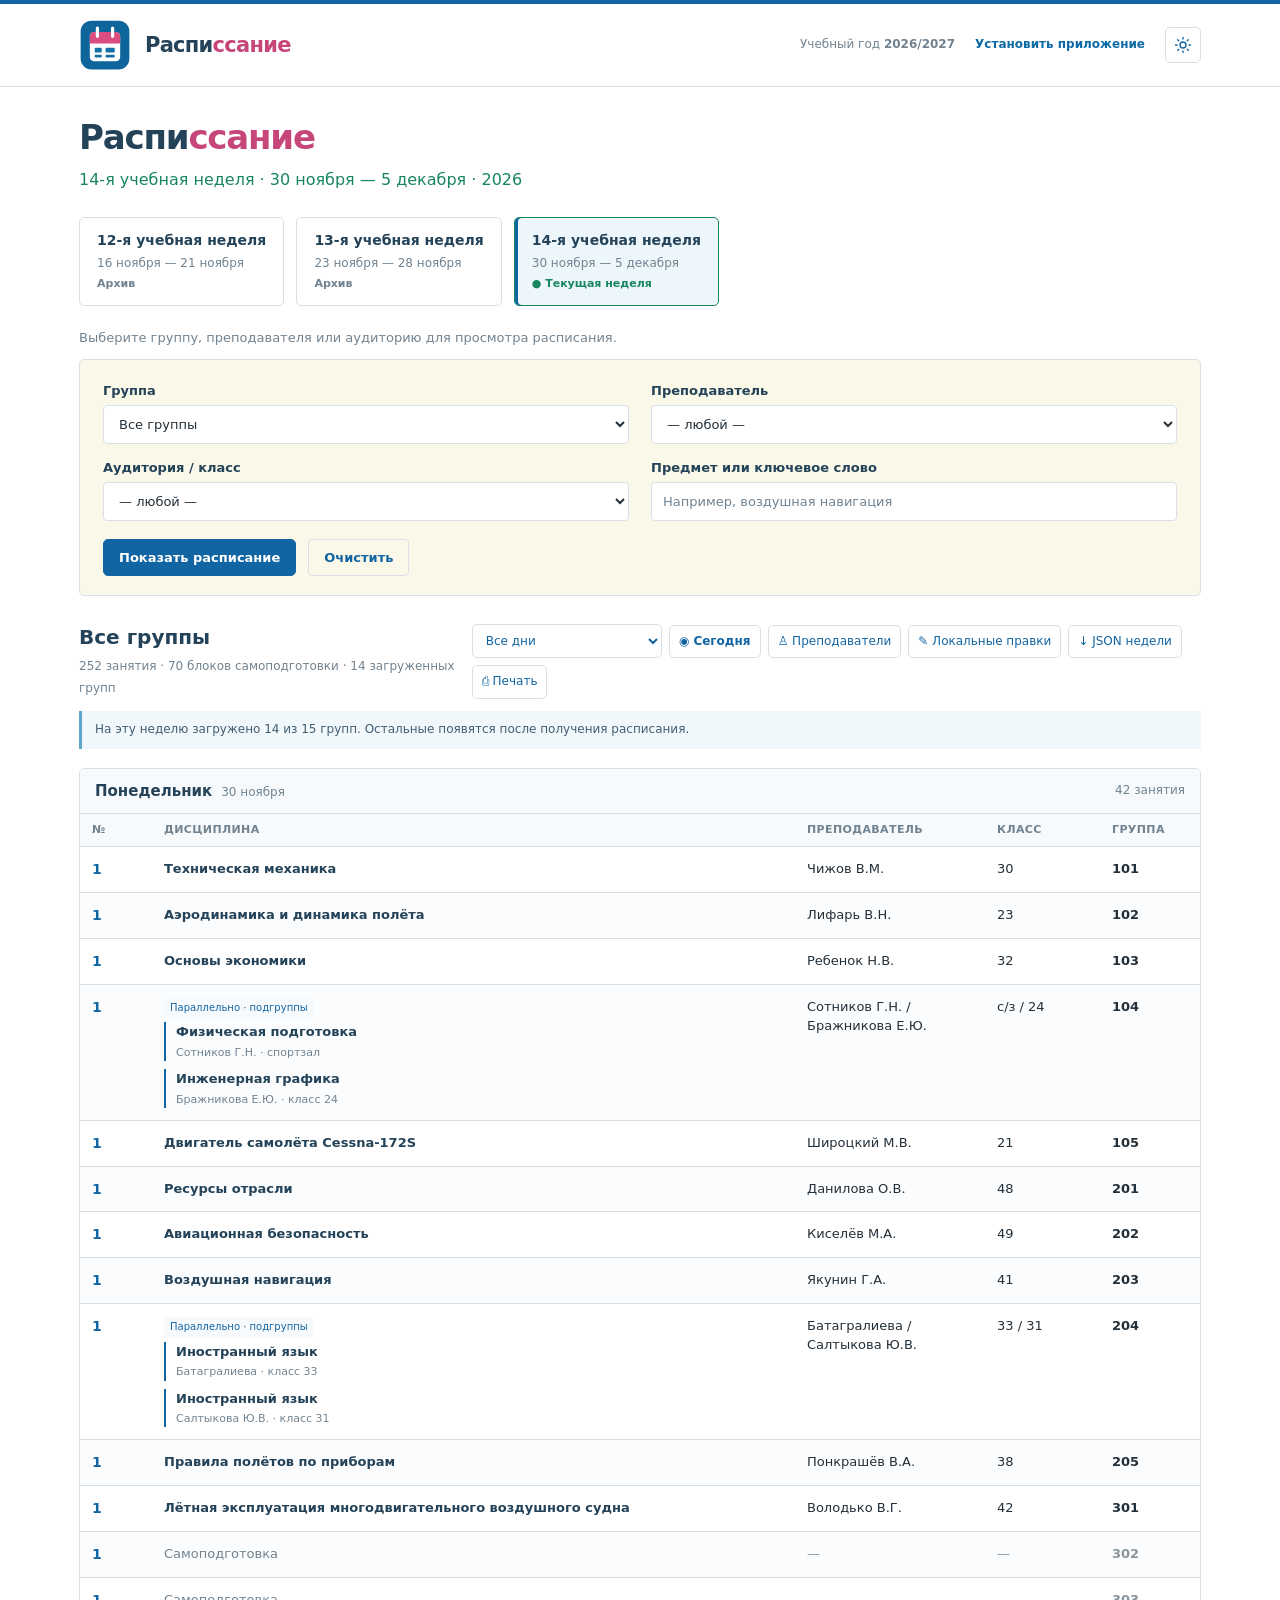
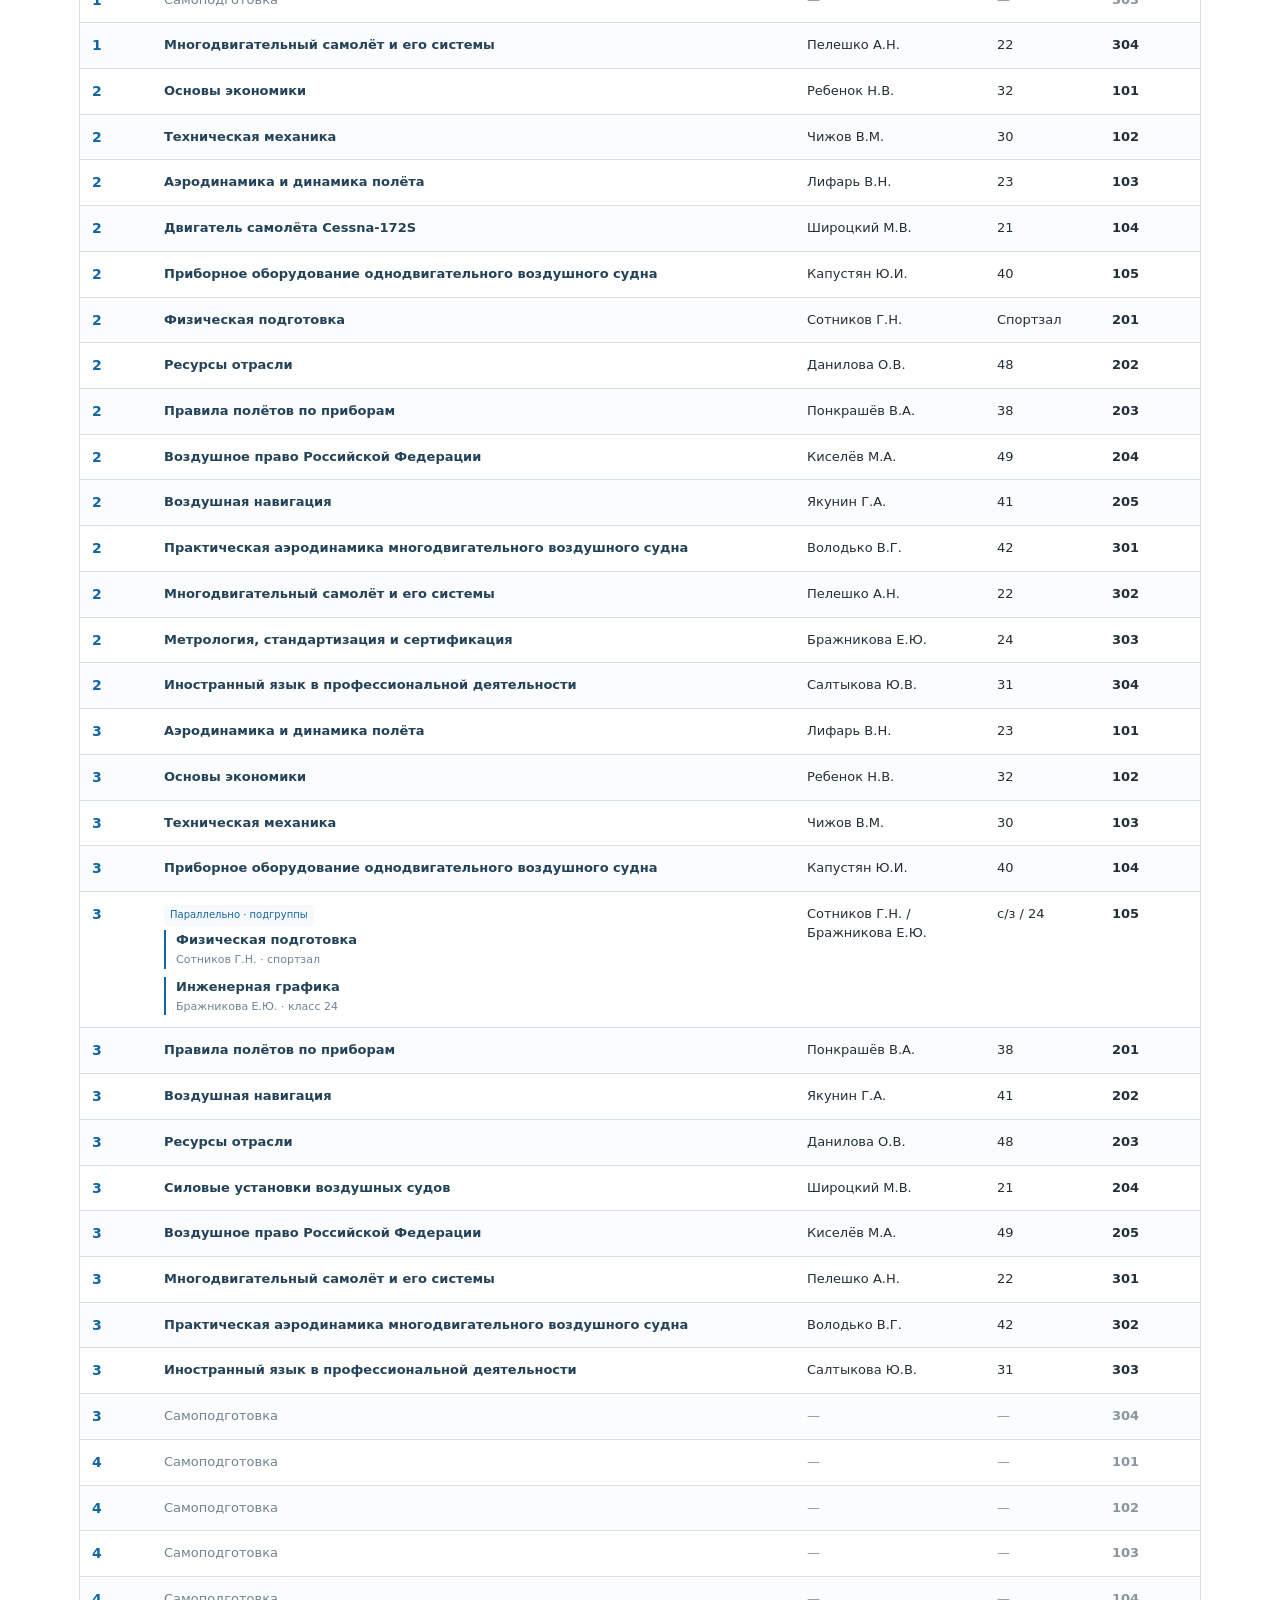
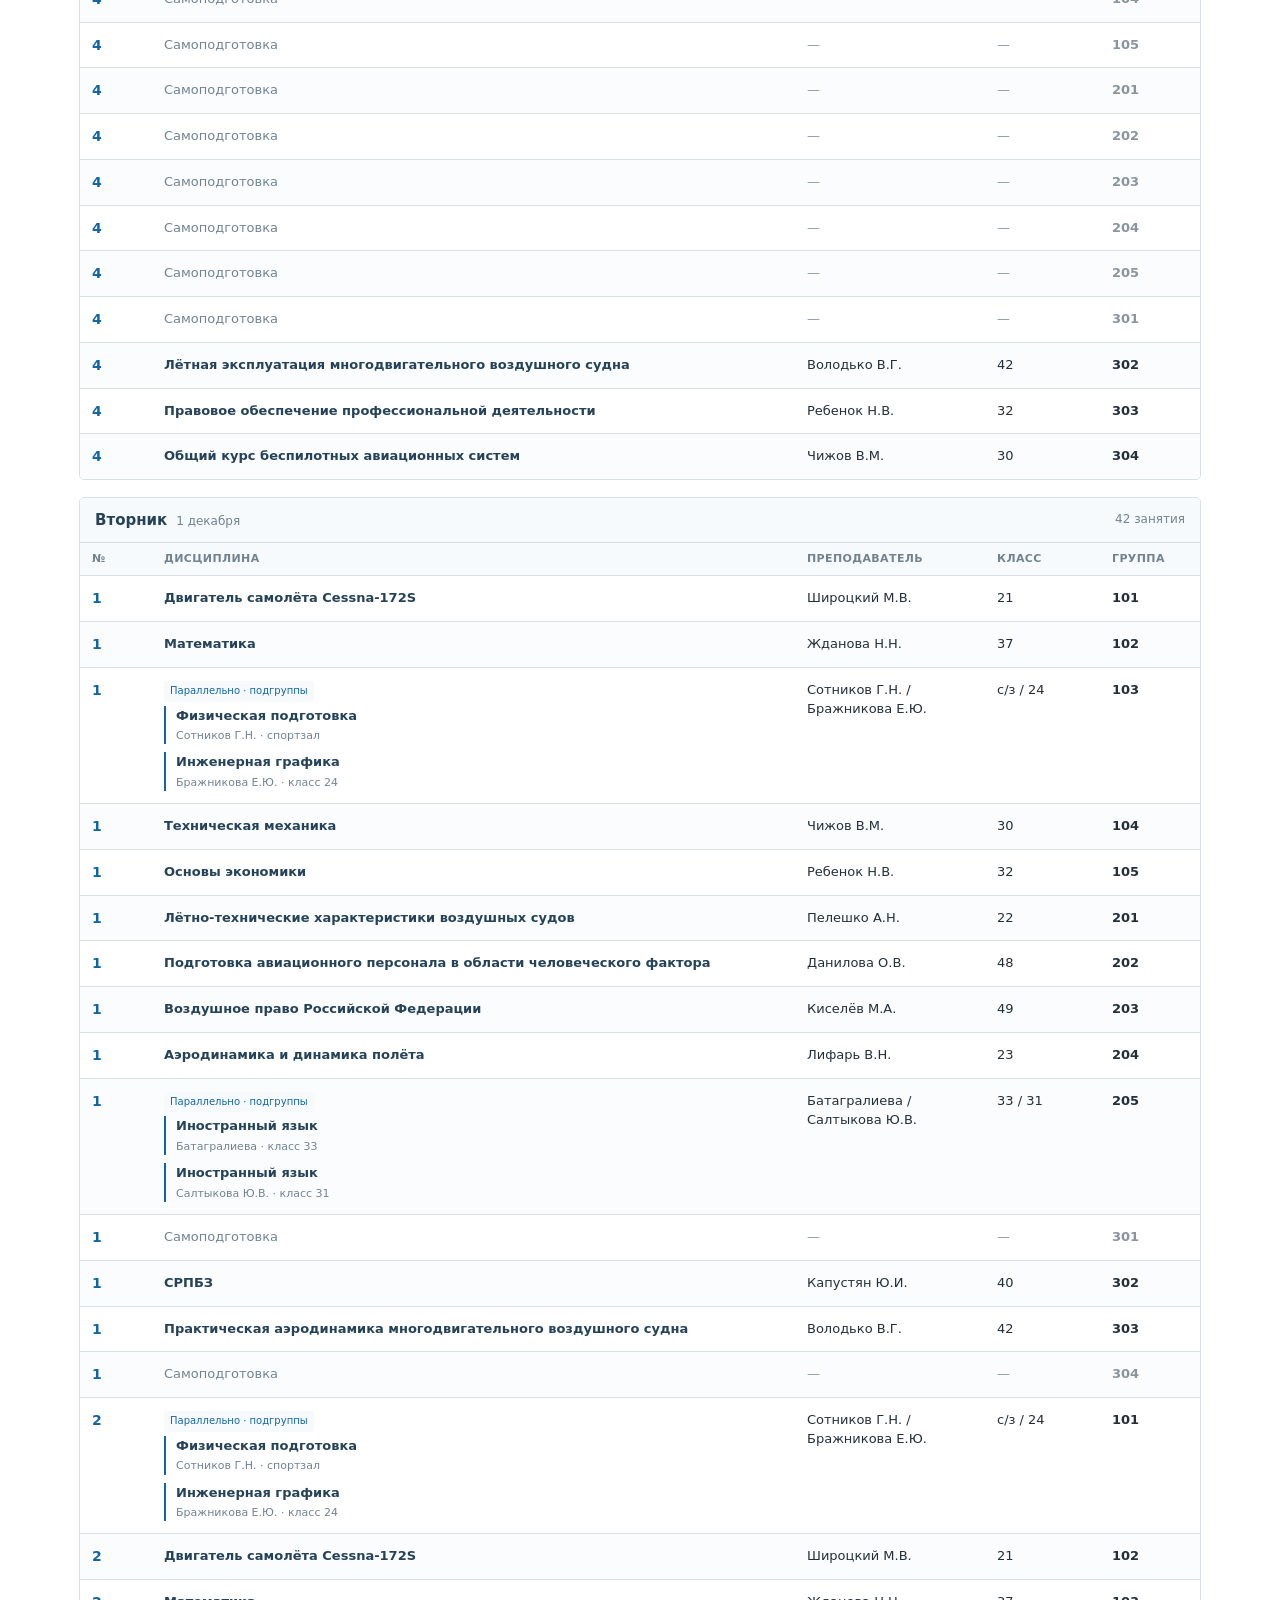
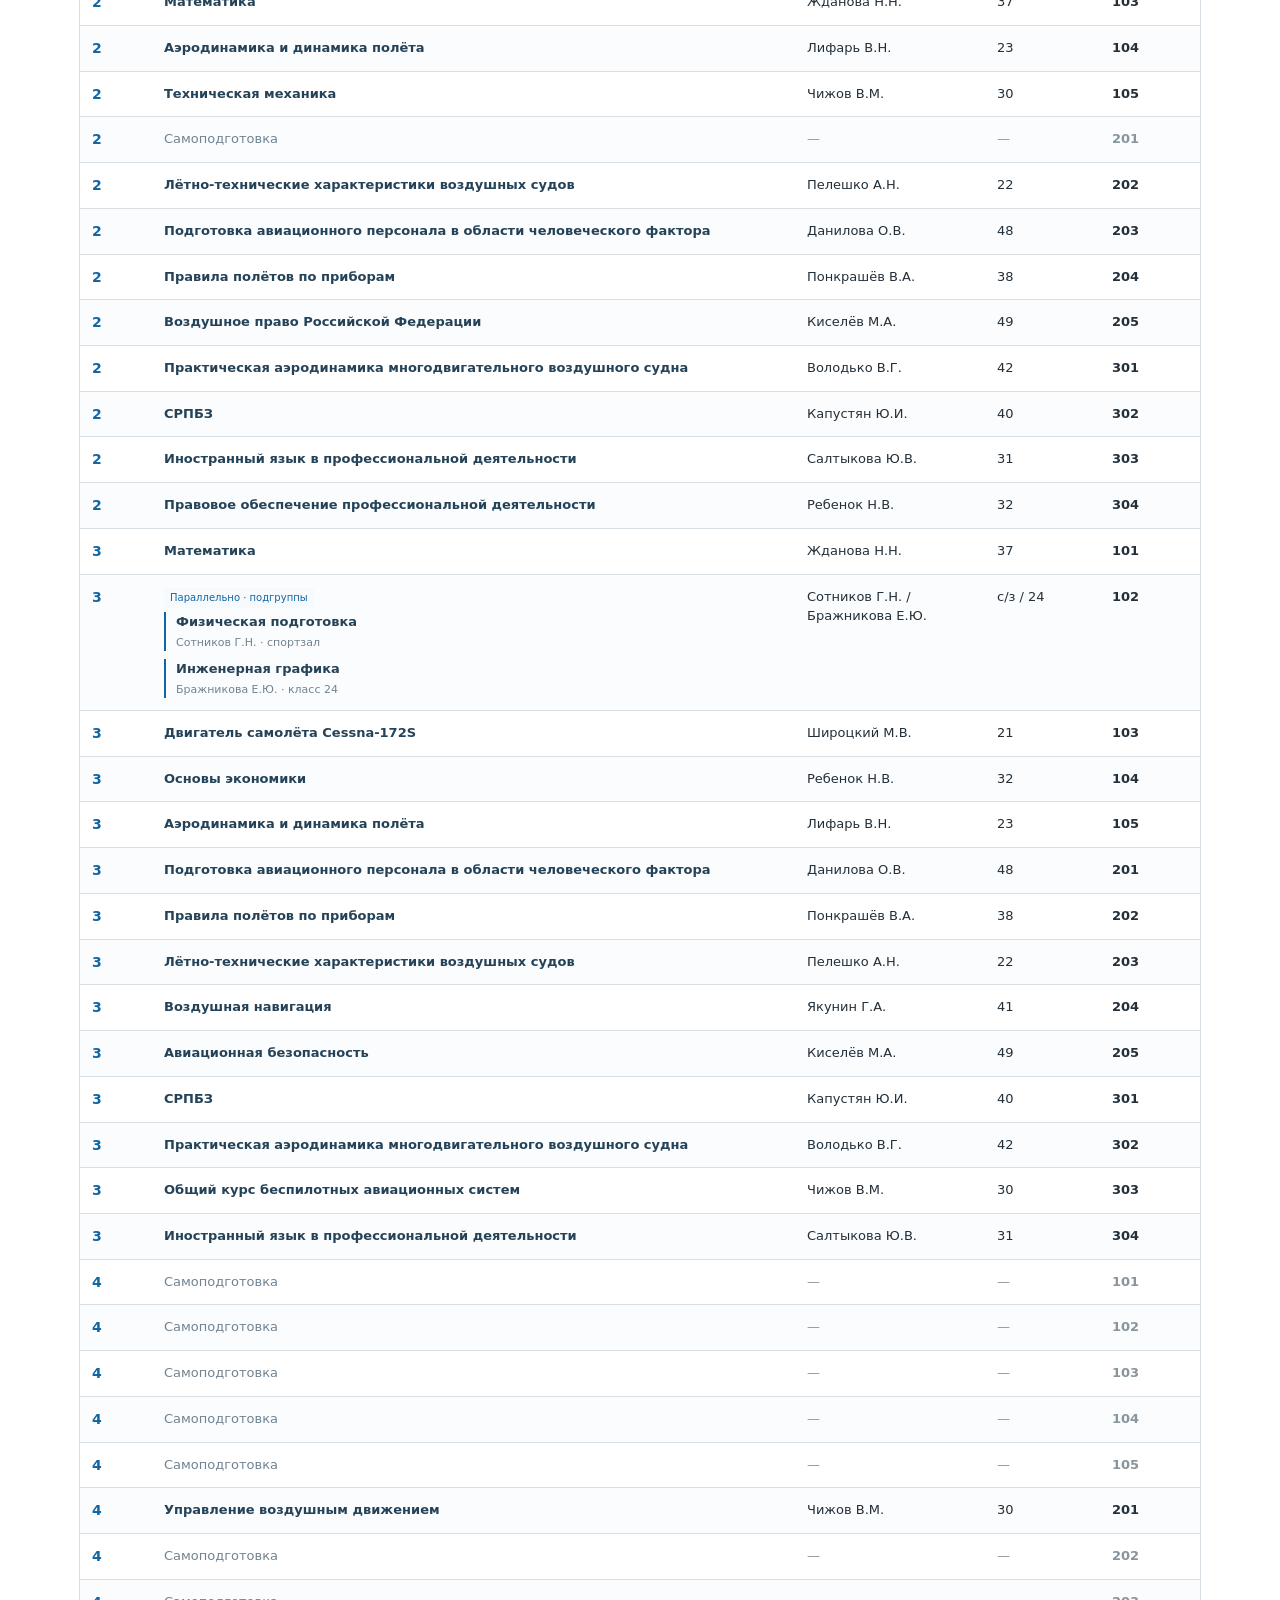
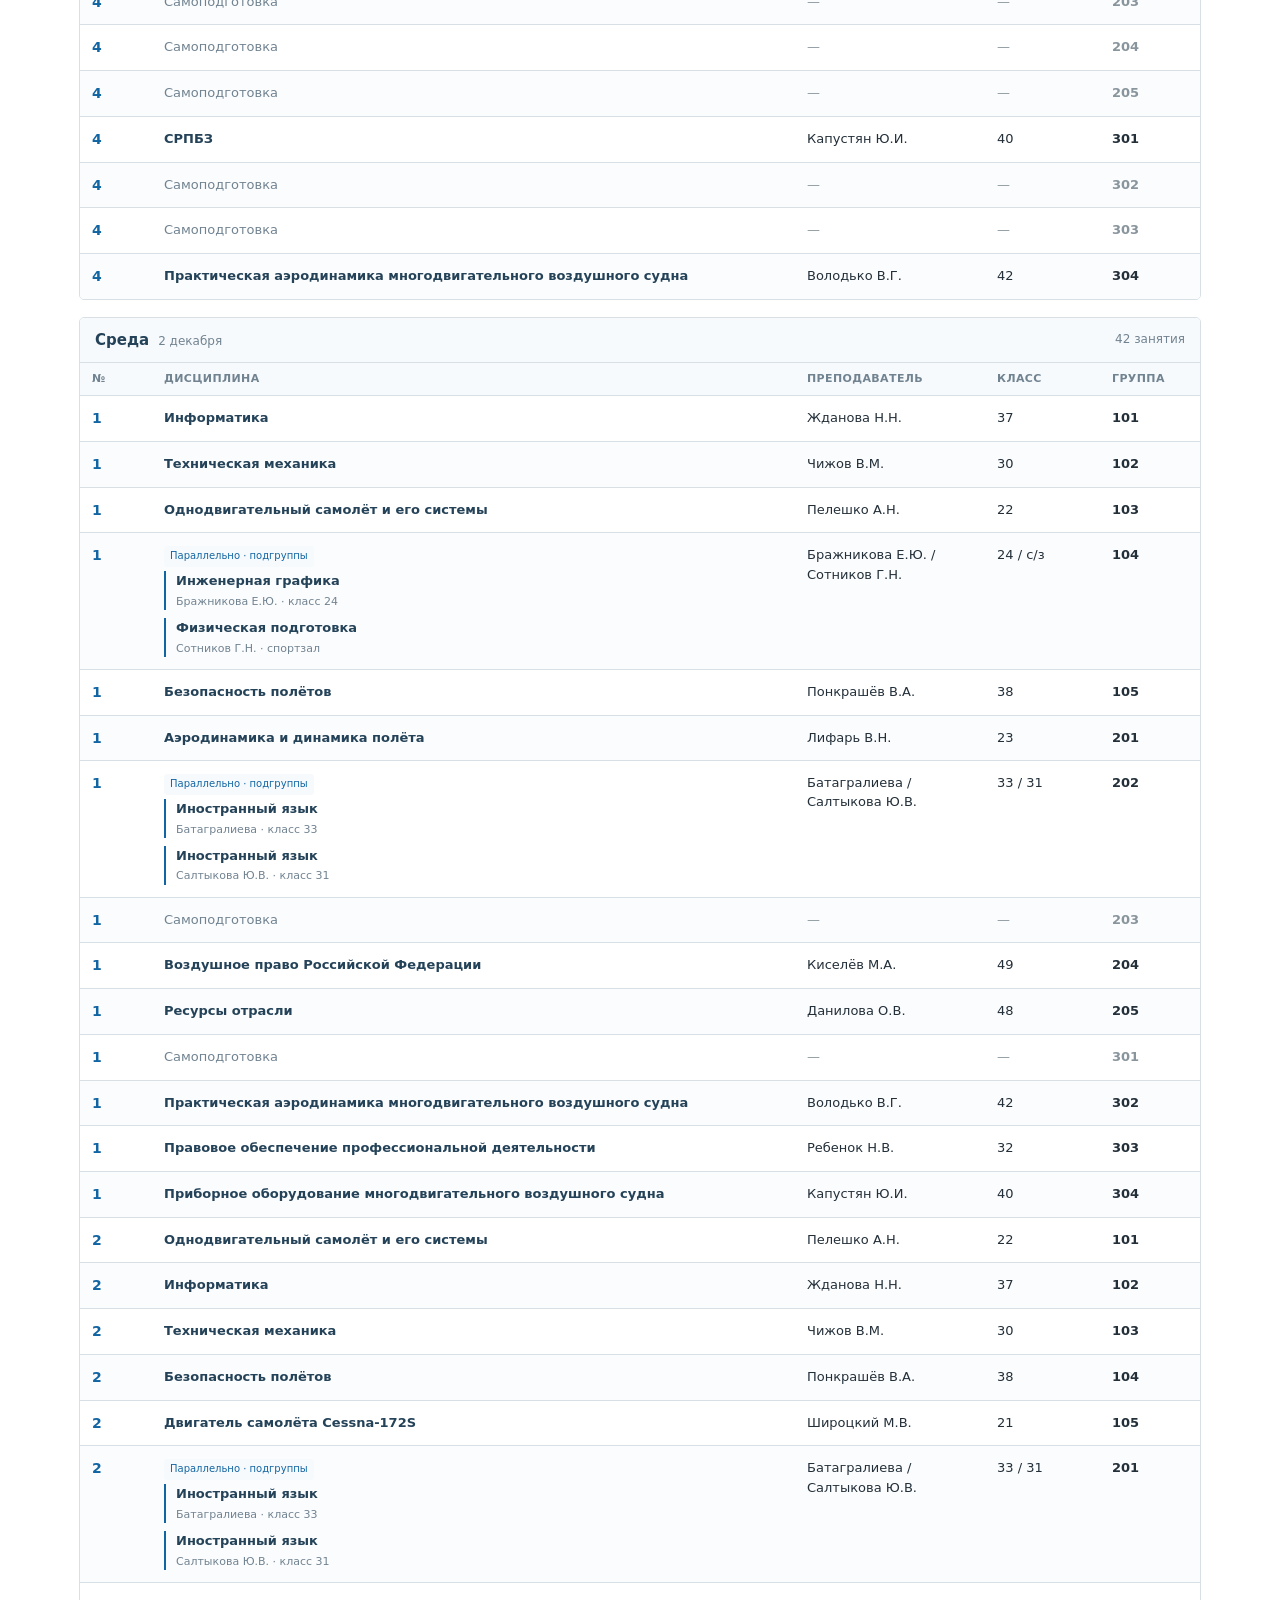
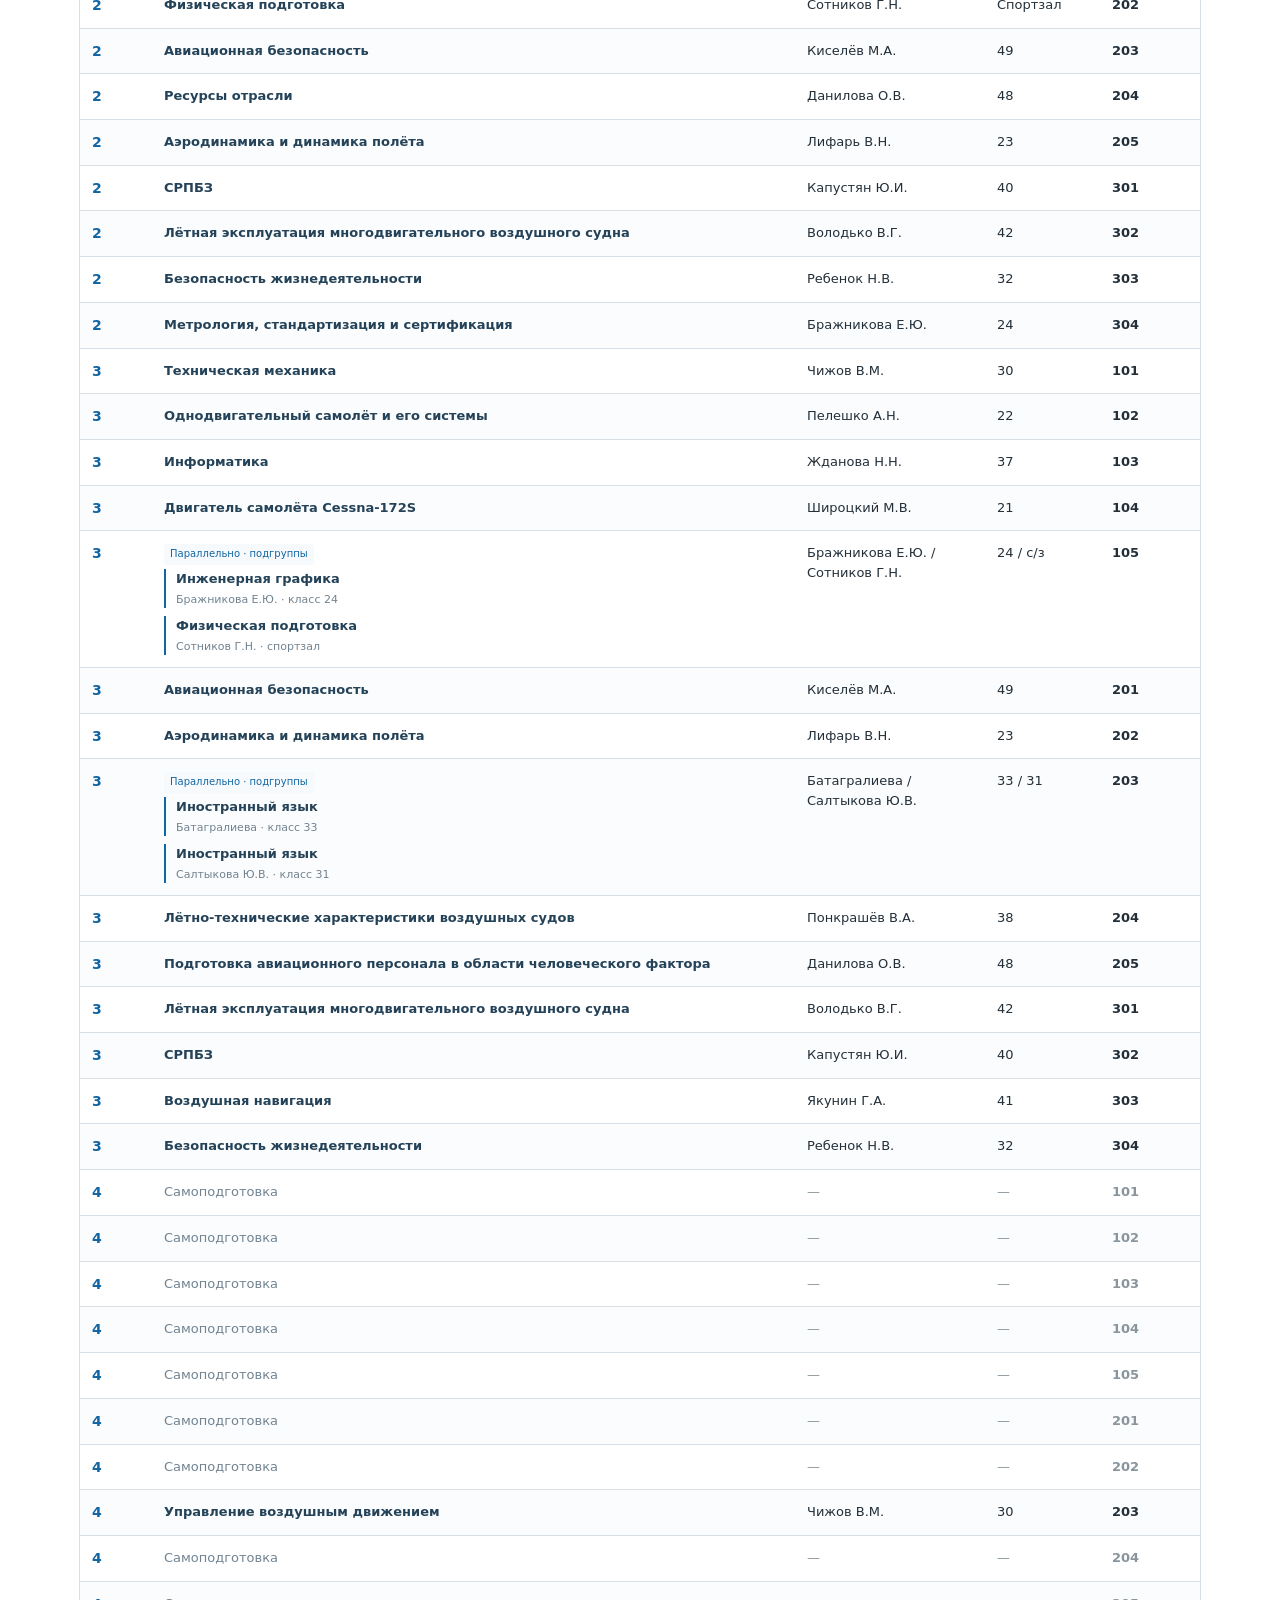
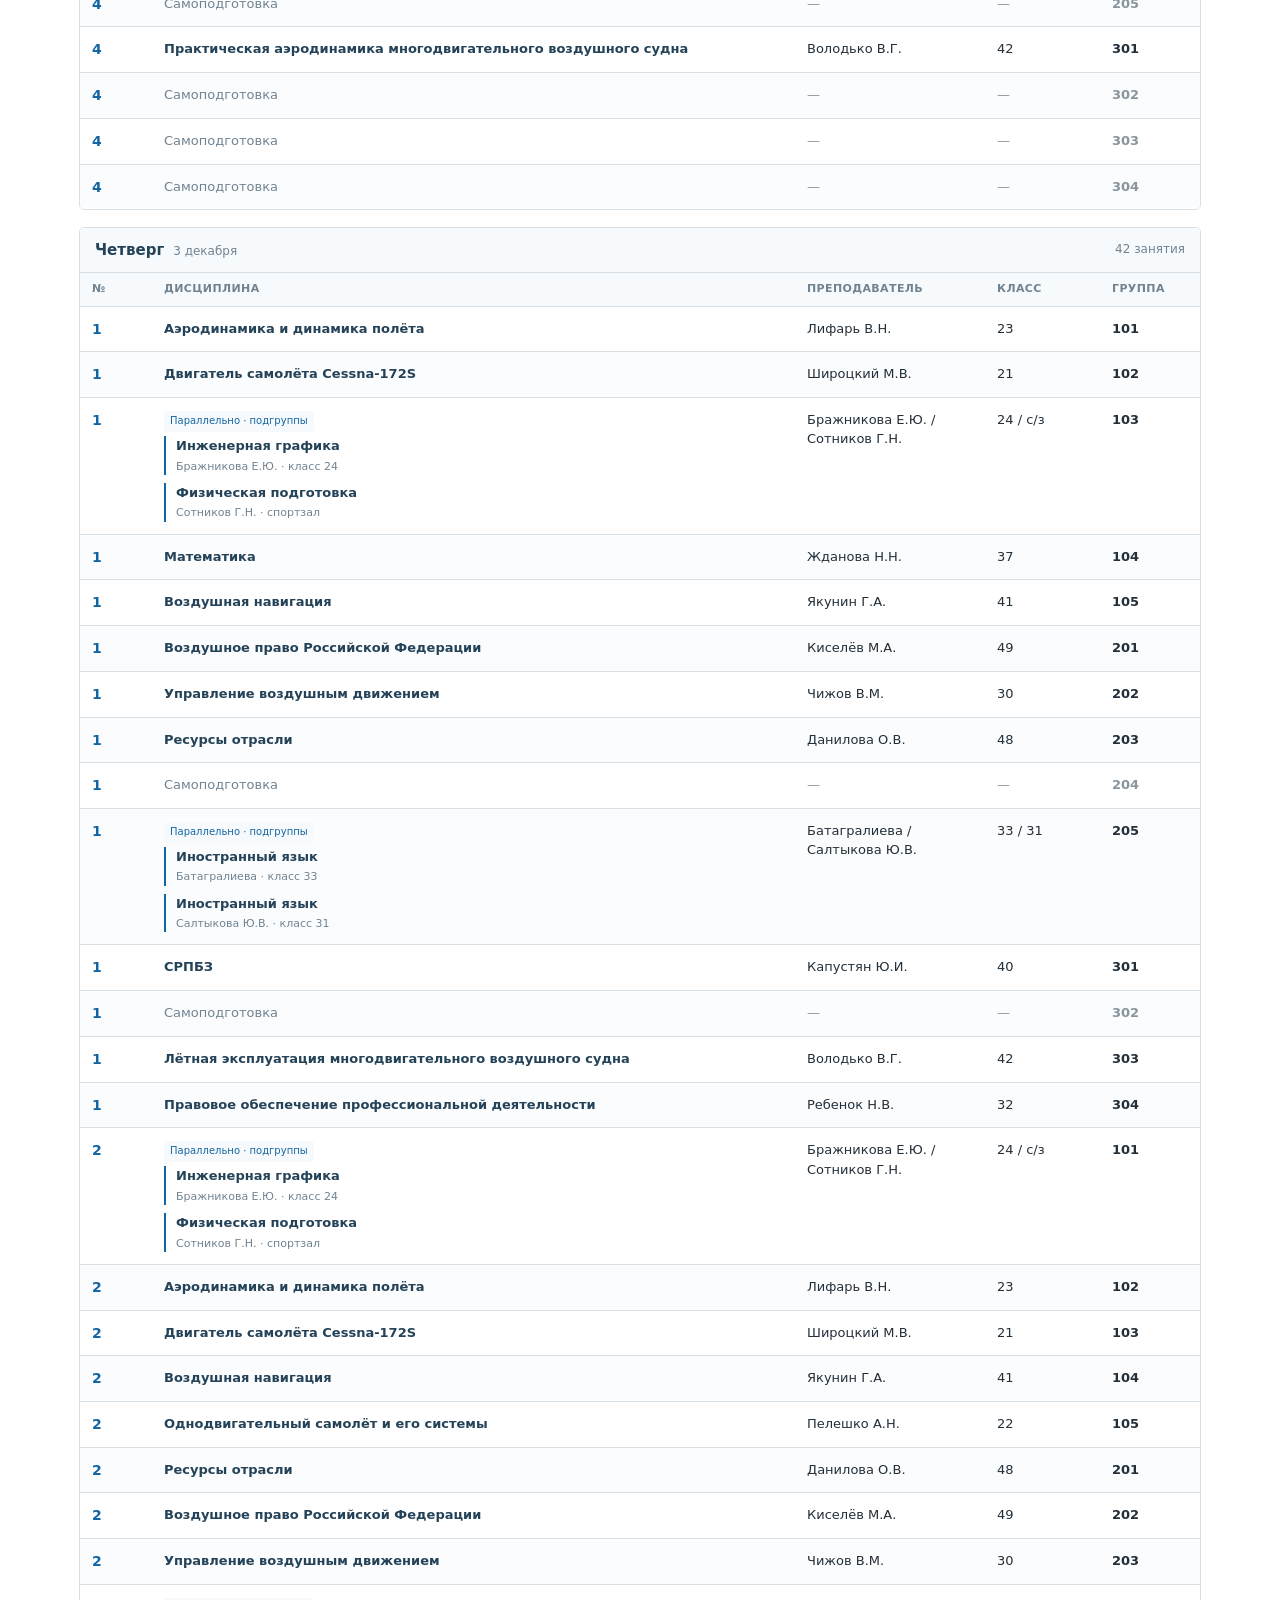
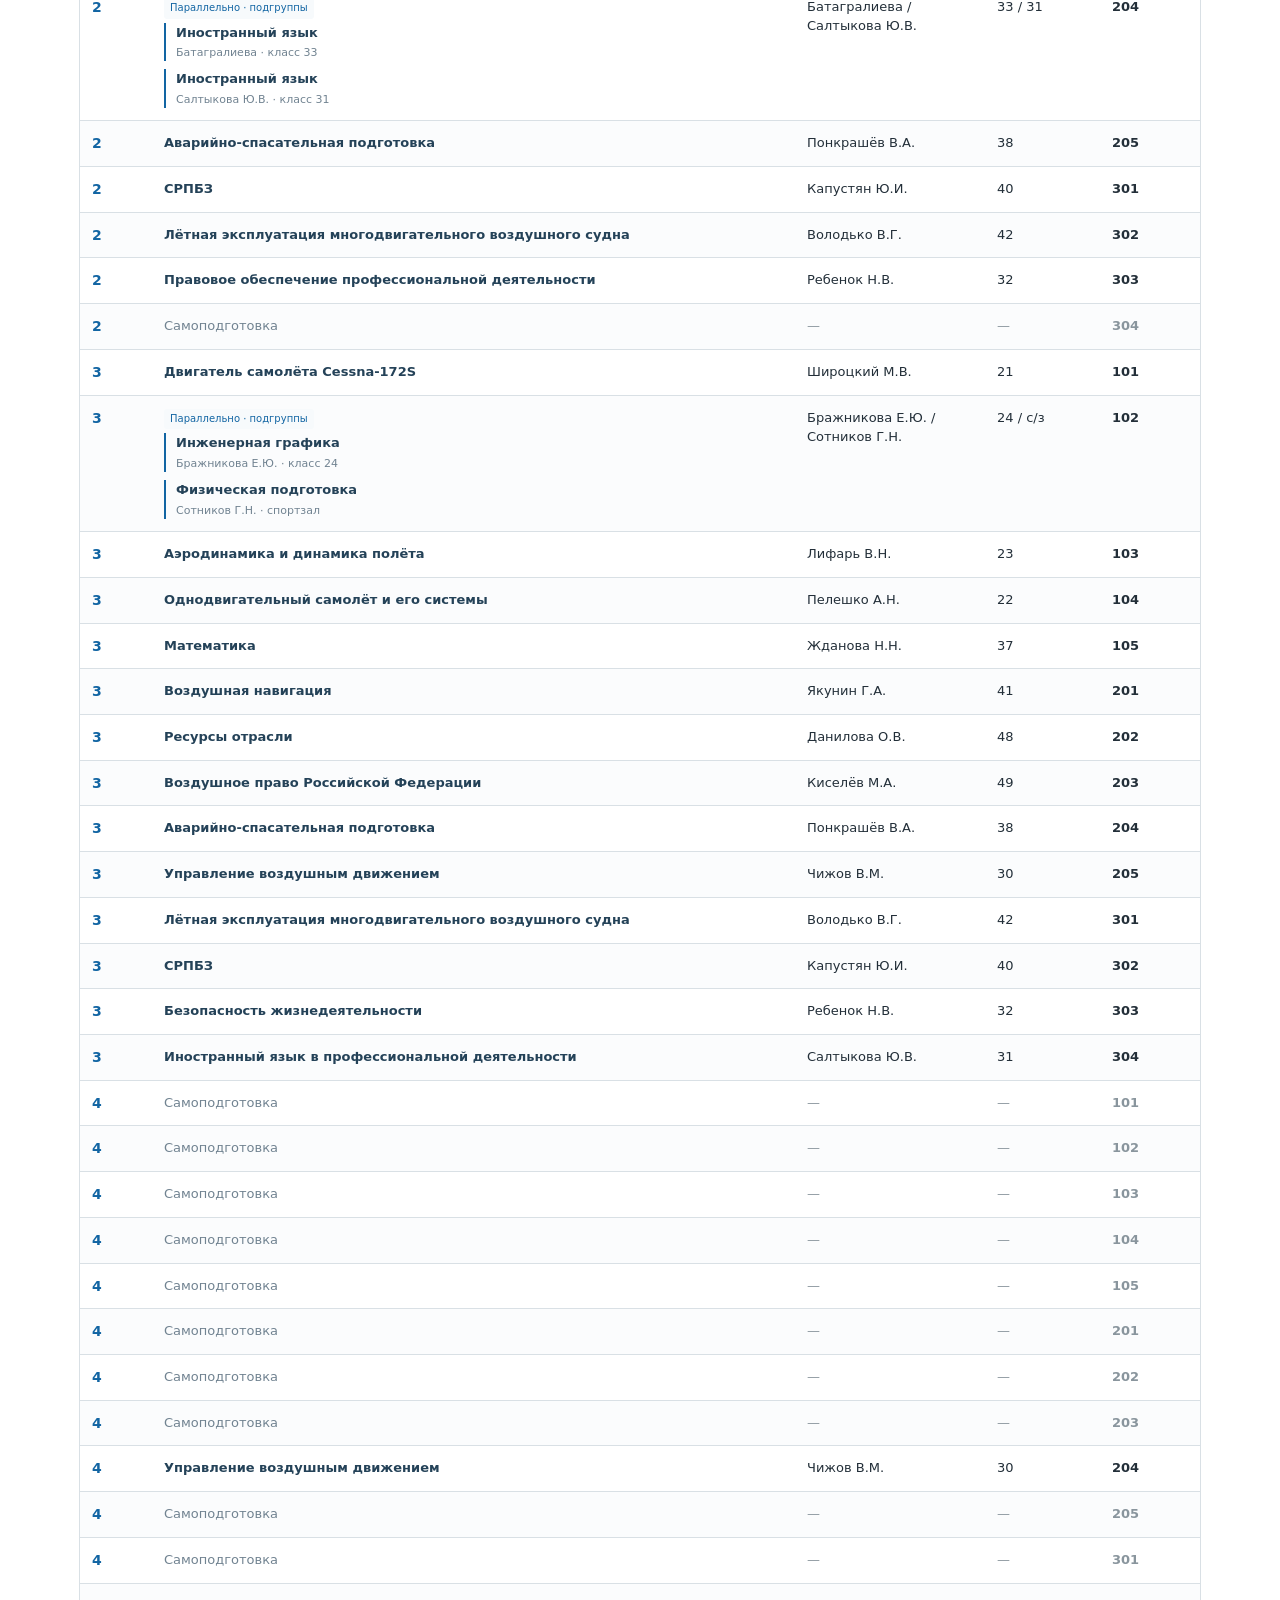
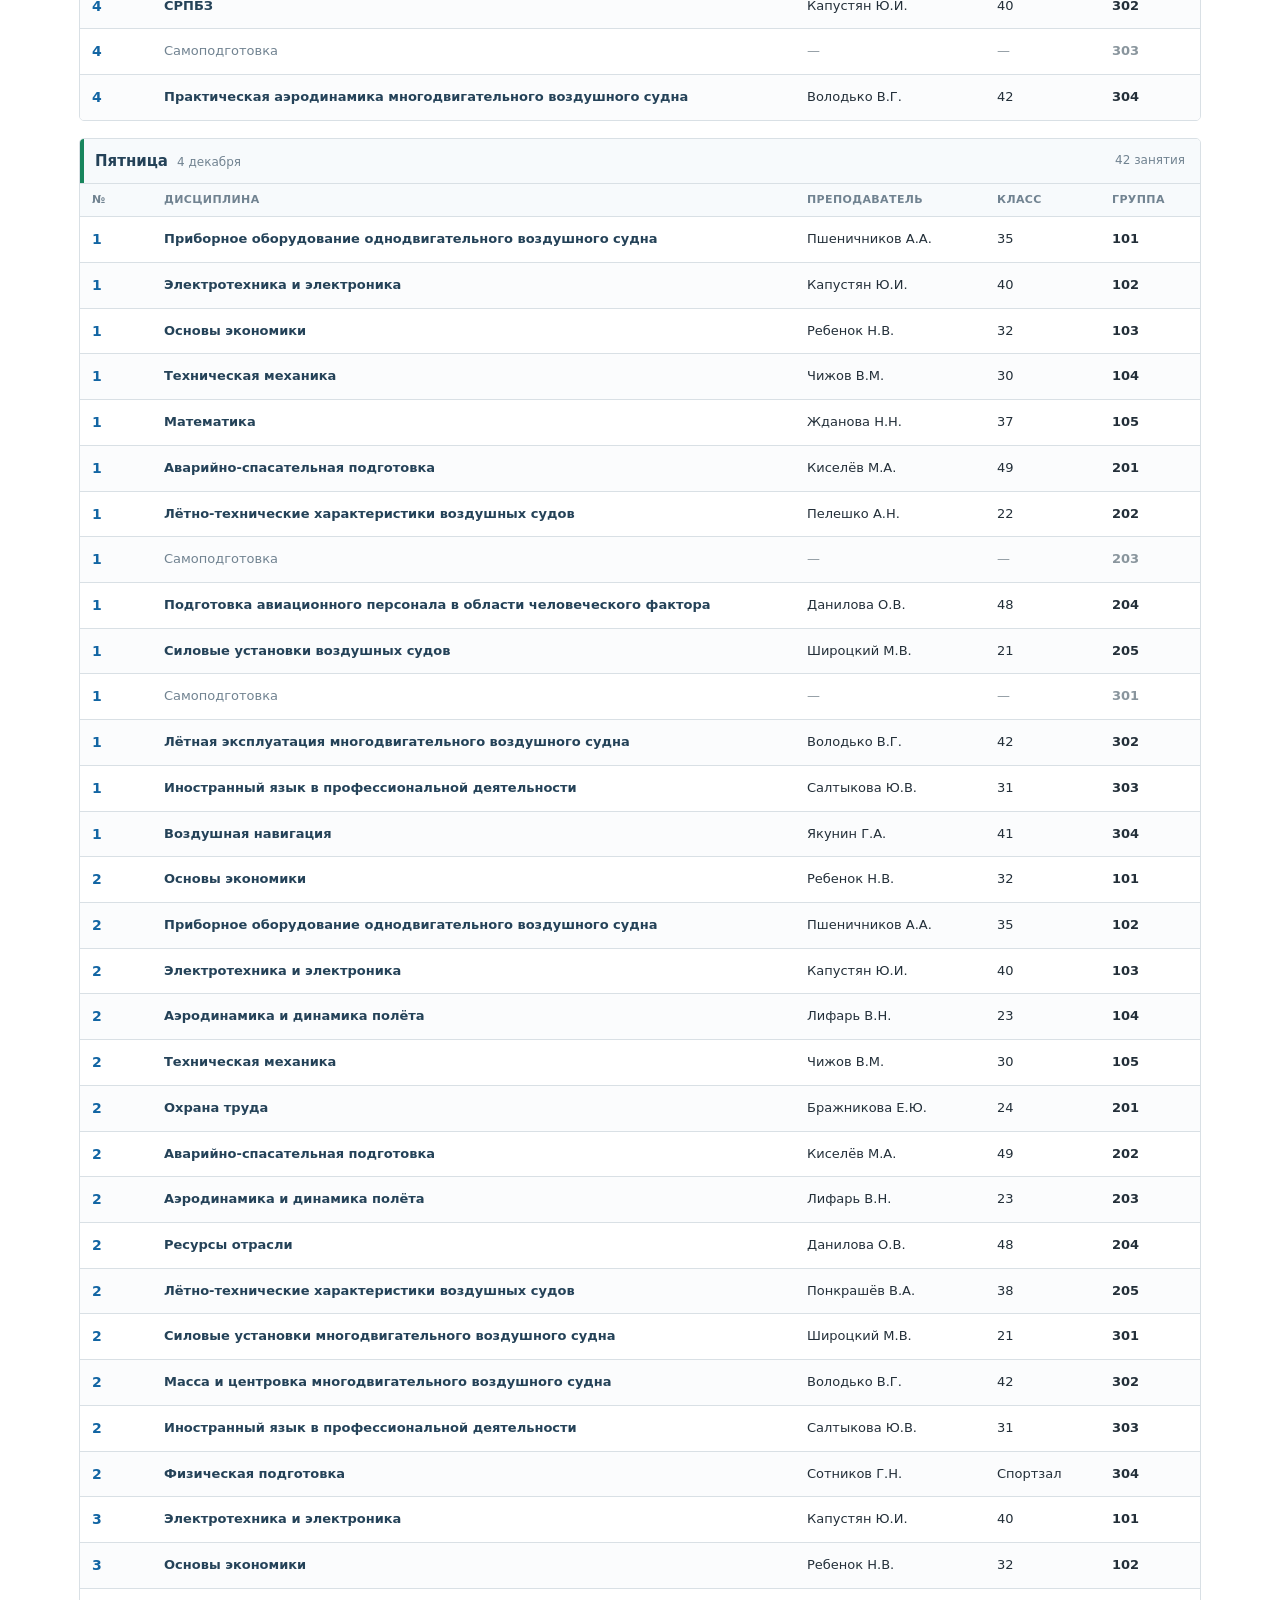
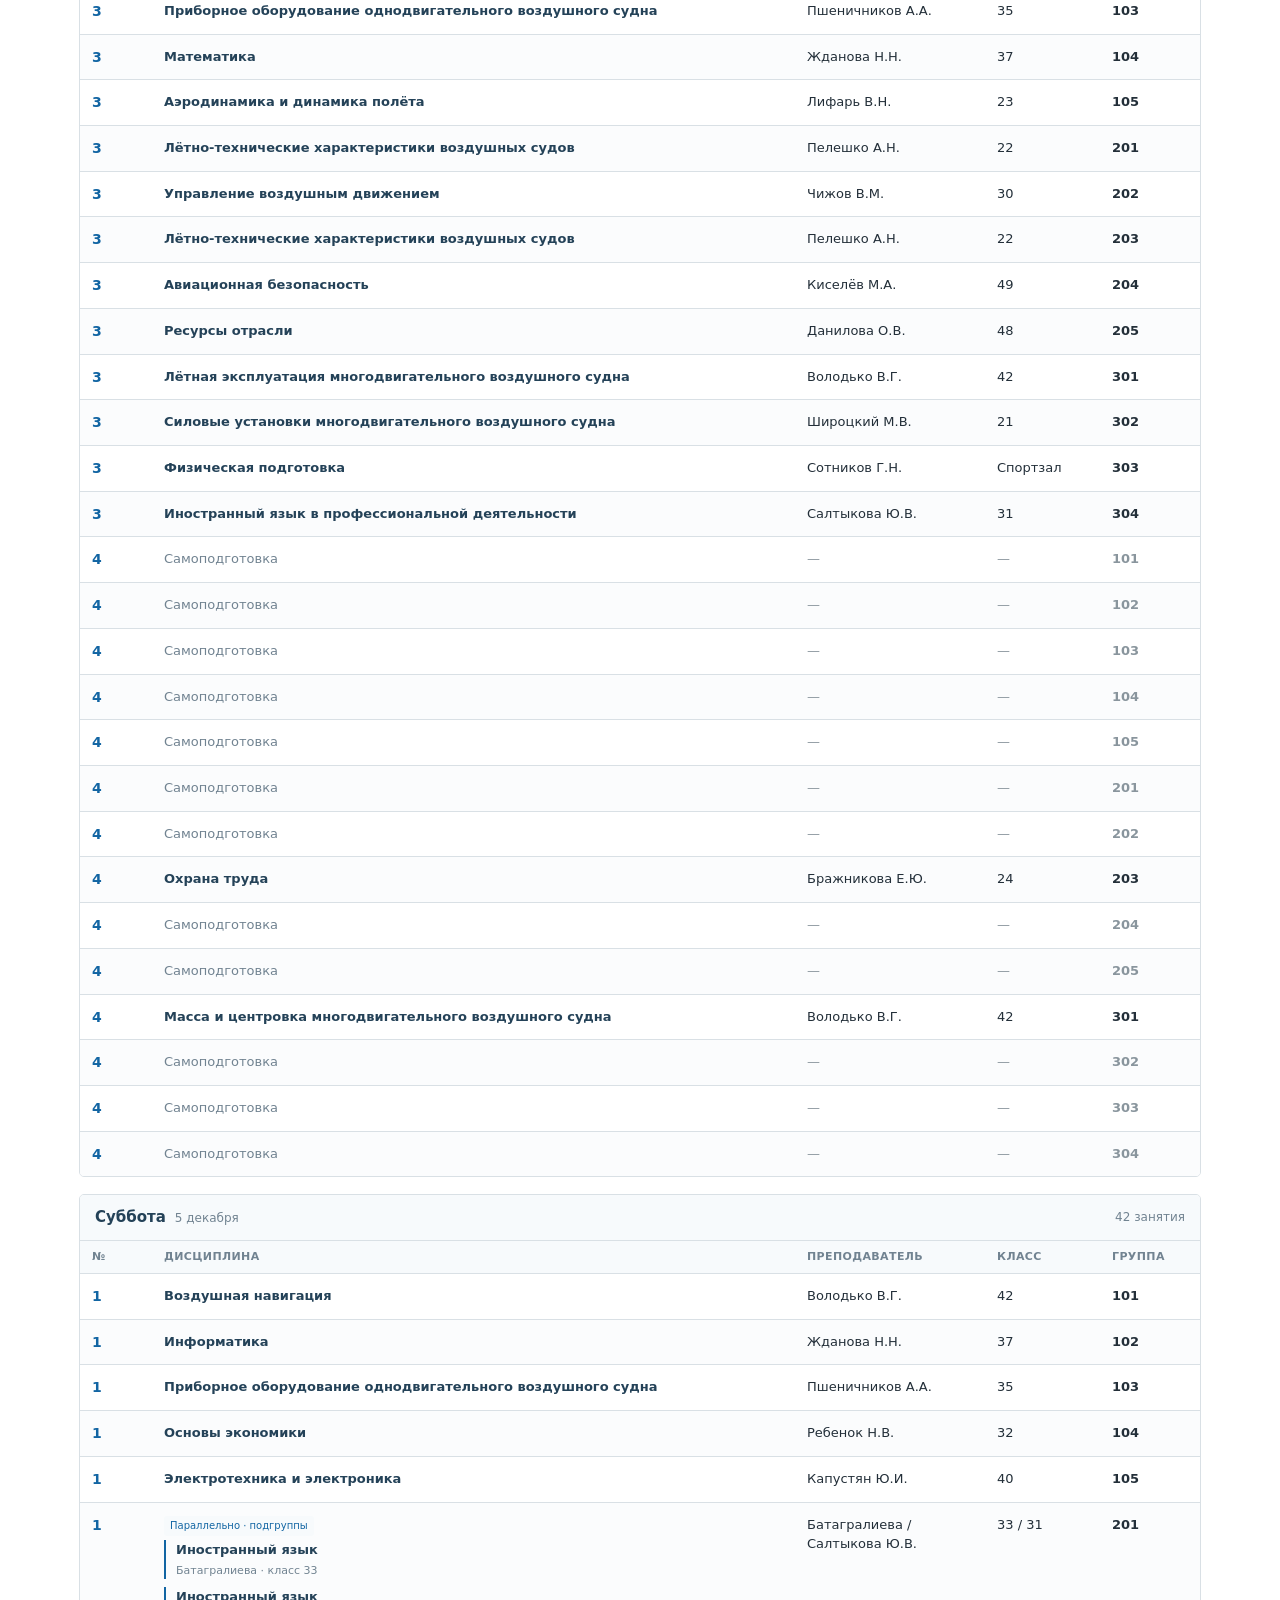
<file: index.html>
<!doctype html>
<html lang="ru">
<head>
  <meta charset="UTF-8" />
  <meta name="viewport" content="width=device-width,initial-scale=1" />
  <meta name="theme-color" content="#0d639c" />
  <link rel="manifest" href="./manifest.webmanifest" />
  <link rel="apple-touch-icon" href="./assets/icons/apple-touch-icon.png" />
  <link rel="icon" type="image/png" href="./assets/icons/favicon-48.png" />
  <meta name="description" content="Любительский проект расписания занятий." />
  <title>Расписсание</title>
  <script src="./assets/i18n.js" data-locales="./data/i18n.json"></script>
  <link rel="stylesheet" href="./assets/themes.css" />
  <script defer src="./assets/themes.js"></script>
  <style>
    :root{color-scheme:light;--blue:#1265a3;--blueDark:#084b80;--blueLight:#eaf3fa;--green:#18865d;--ink:#232f39;--muted:#72808b;--border:#d9e0e5;--pale:#faf9e9;--row:#f6f9fb;--bg:#fff;--red:#cf4c6c}
    *{box-sizing:border-box}html{scroll-behavior:smooth}body{margin:0;background:#fff;color:var(--ink);font-family:-apple-system,BlinkMacSystemFont,"Segoe UI",Arial,sans-serif;font-size:15px;line-height:1.48}button,input,select{font:inherit}button,select{cursor:pointer}button:focus-visible,select:focus-visible,input:focus-visible,a:focus-visible{outline:3px solid #7ac4ef;outline-offset:2px}button:disabled{opacity:.48;cursor:not-allowed}a{color:var(--blue)}
    .top-rule{height:4px;background:linear-gradient(90deg,#09578d 0%,#1174b7 52%,#2ba084 100%)}
    .site-header{border-bottom:1px solid #e6eaed;background:#fff}.header-inner{max-width:1170px;margin:auto;padding:15px 24px;display:flex;justify-content:space-between;align-items:center;gap:18px}.brand{display:flex;align-items:center;gap:14px;text-decoration:none;color:var(--ink)}.brand-logo{display:block;height:52px;width:52px;object-fit:contain}.brand-text strong{display:block;color:#075b97;font-size:19px;line-height:1.15;letter-spacing:.02em}.header-right{display:flex;align-items:center;gap:20px;color:#71818d;font-size:12px}.header-right strong{color:#3a5970;font-weight:650}.header-right a{text-decoration:none}.header-right a:hover{text-decoration:underline}
    .container{max-width:1170px;padding:30px 24px 60px;margin:auto}
    .headline{display:flex;justify-content:space-between;align-items:flex-start;gap:20px;margin-bottom:20px}.headline h1{font-size:34px;letter-spacing:-.035em;line-height:1.18;margin:0 0 11px;font-weight:725}.headline p{margin:0;color:var(--green);font-size:16px;font-weight:500}.headline small{display:none}
    .week-nav{display:flex;align-items:stretch;gap:12px;margin:25px 0 22px}.week-card{display:flex;flex-direction:column;gap:4px;justify-content:center;text-align:left;min-width:205px;background:#fff;border:1px solid var(--border);border-radius:4px;padding:12px 17px;color:#344550;transition:background .16s,border-color .16s}.week-card:hover{border-color:#7aaacb}.week-card.selected{border-color:#1c78b1;background:#edf6fb;box-shadow:inset 3px 0 0 #126ca5}.week-card strong{font-size:14px}.week-card span{font-size:12px;color:#667985}.week-card em{font-style:normal;color:#13815d;font-size:11px;font-weight:650}.week-card.archive em{color:#7c8993}.week-detail{display:flex;align-items:center;color:#768792;font-size:12px;padding-left:6px;line-height:1.6}
    .search-intro{margin:9px 0 12px;font-size:13px;color:#62737e}.filter-panel{background:var(--pale);border:1px solid #f1eed1;padding:21px 23px 19px;border-radius:3px}.filter-grid{display:grid;grid-template-columns:1fr 1fr;gap:14px 22px}.filter-field label{font-size:13px;display:block;font-weight:550;margin-bottom:5px;color:#424e55}.filter-field select,.filter-field input{display:block;width:100%;height:39px;border:1px solid #d5d7cc;border-radius:4px;background:white;color:#283c4b;padding:8px 11px;font-size:13px;min-width:0}.filter-field input::placeholder{color:#abb4b8}.filter-actions{display:flex;align-items:center;gap:12px;margin-top:18px;flex-wrap:wrap}.btn{border:1px solid transparent;border-radius:4px;min-height:37px;padding:8px 15px;font-size:13px;font-weight:550;display:inline-flex;align-items:center;justify-content:center;gap:7px}.btn-primary{color:white;background:#1168a7;border-color:#1168a7}.btn-primary:hover{background:#08568e}.btn-outline{border-color:#d67593;background:transparent;color:#c44d73}.btn-outline:hover{background:#fff3f6}.btn-plain{border-color:#d4e0e8;background:#fff;color:#34647f}.btn-plain:hover{background:#f4f9fb}.filter-info{font-size:12px;color:#83909a;margin-left:auto;line-height:1.4}
    .result-top{display:flex;align-items:center;justify-content:space-between;gap:10px;margin:28px 0 12px}.result-title h2{font-size:20px;line-height:1.25;margin:0 0 4px;font-weight:700}.result-title span{font-size:12px;color:#809099}.result-controls{display:flex;gap:7px;align-items:center;flex-wrap:wrap}.mini-btn{font-size:12px;border:1px solid #d3dfe7;border-radius:4px;background:#fff;color:#235f87;padding:7px 9px}.mini-btn:hover{background:#eff7fc}.mini-btn.is-active{background:#e9f5fc;border-color:#8abbd9}.status-note{background:#f0f8fc;border-left:3px solid #61a5cc;padding:10px 13px;margin:10px 0 19px;font-size:12px;color:#435d70}.status-note.warning{background:#fff8ea;border-color:#d9a045;color:#795c32}.results{display:grid;gap:17px}.day{border:1px solid var(--border);border-radius:3px;background:#fff;overflow:hidden}.day-head{display:flex;justify-content:space-between;align-items:center;gap:8px;background:#f2f6f8;border-bottom:1px solid #dce5eb;padding:11px 15px}.day-head strong{font-size:15px;color:#244258}.day-head span{font-size:12px;color:#81909c;font-weight:400;margin-left:9px}.day-head .day-extra{font-size:12px;color:#7e8d96;display:flex;align-items:center;gap:12px}.day-head .add-day{border:0;background:transparent;color:var(--blue);font-size:12px;font-weight:650;text-decoration:underline}.schedule{border-collapse:collapse;width:100%;table-layout:fixed}.schedule th{text-align:left;font-size:11px;color:#8394a0;letter-spacing:.035em;font-weight:650;text-transform:uppercase;border-bottom:1px solid #e2e9ed;padding:8px 12px;background:#fcfdfe}.schedule td{font-size:13px;padding:12px;border-top:1px solid #e6ebee;vertical-align:top}.schedule tbody tr:first-child td{border-top:0}.schedule tr:nth-child(even){background:#fbfcfd}.schedule tr:hover{background:#f1f8fc}.col-pair{width:72px}.col-subject{width:auto}.col-person{width:190px}.col-room{width:115px}.col-group{width:100px}.pair-no{display:inline-block;color:#145f8e;font-weight:750;font-size:14px}.lesson-name{font-weight:650;color:#243a4a;line-height:1.43}.meta-line{display:block;margin-top:4px;color:#82929b;font-size:11px}.meta-line .tag{color:#547b9b}.self-row td{color:#89959d}.self-row .lesson-name{font-weight:450;color:#81929b}.self-row .pair-no{color:#9aa9b1}.split-list{display:flex;flex-direction:column;gap:8px}.split-variant{border-left:2px solid #87bbd7;padding:0 0 0 10px}.split-variant small{display:block;color:#768992;font-size:11px;margin-top:3px}.tag-split{font-size:10px;color:#2677a2;background:#eaf5fb;display:inline-block;padding:3px 6px;border-radius:3px;margin-bottom:4px}.edit-link{border:0;background:none;color:#2f78a1;font-size:11px;margin-left:8px;text-decoration:underline;cursor:pointer}.review-note{margin-top:5px;color:#ab6a25;font-size:11px}.empty-day{padding:12px 14px;color:#99a5ad;font-size:12px}.empty-all{border:1px dashed #ccdae3;border-radius:4px;padding:28px;background:#f9fcfe;color:#607584;font-size:14px}.empty-all b{display:block;color:#324a5b;margin-bottom:6px}
    .teacher-list{max-height:min(55vh,480px);overflow:auto;border:1px solid #e0e8ed;border-radius:4px}.teacher-entry{width:100%;display:flex;align-items:center;justify-content:space-between;text-align:left;gap:10px;background:white;border:0;border-bottom:1px solid #edf1f3;padding:11px 14px;color:#225a80;font-size:14px;cursor:pointer}.teacher-entry:last-child{border-bottom:0}.teacher-entry:hover,.teacher-entry:focus-visible{background:#eef7fc}.teacher-entry small{color:#758893;font-size:12px}.teacher-note{font-size:12px;color:#6a7c87;margin-bottom:12px}.teacher-search{width:100%;border:1px solid #cfdae1;padding:10px 12px;border-radius:4px;margin:0 0 12px;font-size:14px}
    .brand-accent{color:#c64679}.brand-text strong{font-size:21px;letter-spacing:-.035em}.headline h1 .brand-accent{color:#c64679}.install-link{border:0;background:transparent;color:#0c6ba6;font-size:12px;font-weight:650;cursor:pointer;padding:6px 0}.install-link:hover{text-decoration:underline}.pwa-note{font-size:12px;color:#5e7585;margin:7px 0 0}
    .language-control{display:flex;gap:10px;align-items:center;flex-shrink:0;white-space:nowrap}.language-control label{font-size:12px;color:#627d90;display:flex;align-items:center;gap:6px}.language-control select{font-size:12px;max-width:212px;background:#fff;border:1px solid #cadbe4;border-radius:7px;color:#254f68;padding:9px 31px 9px 11px;box-shadow:0 1px 4px #1843650b;cursor:pointer}.language-control select:hover{border-color:#8cbbd4}
    .footer{margin-top:31px;border-top:1px solid #e1e8ec;padding-top:18px;display:flex;justify-content:space-between;gap:15px;color:#8796a0;font-size:12px}.footer strong{color:#44647b}.footer a{text-decoration:none}
    .modal::backdrop{background:#10273880}.modal{border:1px solid #bfd0d8;border-radius:6px;box-shadow:0 28px 70px #11233735;width:min(600px,calc(100% - 24px));max-height:90vh;padding:0;color:var(--ink)}.modal-header{background:#f1f6f9;border-bottom:1px solid #dde6eb;padding:15px 20px;display:flex;justify-content:space-between;align-items:center;gap:10px}.modal-header h2{font-size:18px;margin:0}.modal-close{border:0;background:none;font-size:25px;color:#687d8d;line-height:1}.modal-body{padding:19px 20px}.modal-fields{display:grid;grid-template-columns:1fr 1fr;gap:13px}.modal label{display:block;font-size:12px;color:#526572;margin-bottom:4px}.modal input,.modal select{width:100%;padding:9px 10px;border:1px solid #cfdae1;border-radius:4px;background:#fff;color:var(--ink);font-size:13px}.modal .full{grid-column:1/-1}.modal .variant-fieldset{grid-column:1/-1;border:1px solid #dce5eb;background:#f7fafc;padding:10px;margin:0}.variant-grid{display:grid;grid-template-columns:1fr 1fr 86px;gap:10px}.modal-actions{display:flex;justify-content:flex-end;gap:8px;flex-wrap:wrap;margin-top:18px}.modal-actions .danger{margin-right:auto;color:#bb4260;border-color:#ecb8c7;background:#fff}
    .toast{position:fixed;bottom:18px;right:18px;z-index:100;background:#25465b;color:white;padding:12px 17px;box-shadow:0 12px 35px #092b4933;border-radius:4px;font-size:13px;max-width:320px;opacity:0;pointer-events:none;transform:translateY(12px);transition:.2s}.toast.show{opacity:1;transform:none}
    @media(max-width:750px){.header-inner,.container{padding-left:15px;padding-right:15px}.container{padding-top:23px}.headline h1{font-size:29px}.headline{flex-direction:column;gap:10px}.week-card{min-width:0;flex:1;padding:11px}.week-detail{display:none}.filter-panel{padding:16px}.filter-grid{gap:12px}.result-top{align-items:flex-start;flex-wrap:wrap}.col-pair{width:47px}.col-person{width:130px}.col-room{width:80px}.col-group{width:72px}.schedule th,.schedule td{padding:9px 7px}.brand-logo{height:44px;width:44px}.header-right{display:none}}
    @media(max-width:520px){.container{padding-bottom:42px}.headline h1{font-size:28px}.headline p{font-size:14px}.filter-grid{grid-template-columns:1fr}.filter-actions{gap:8px}.filter-info{margin-left:0;width:100%}.week-nav{gap:7px}.week-card{padding:10px}.week-card strong{font-size:12px}.week-card span{font-size:11px}.day-head{padding:11px 12px}.day-head strong{font-size:13px}.day-head span{font-size:11px;margin-left:5px}.schedule thead{display:none}.schedule tbody tr{display:grid;grid-template-columns:42px minmax(0,1fr) 64px;align-items:start;border-top:1px solid #e6ebee}.schedule tbody tr:first-child{border-top:0}.schedule td{border:0!important;min-width:0;padding:9px 7px!important;font-size:12px}.schedule td.pair-cell{grid-column:1;grid-row:1/3;padding-left:12px!important}.schedule td.subject-cell{grid-column:2;grid-row:1}.schedule td.person-cell{grid-column:2;grid-row:2;padding-top:0!important;color:#738994;font-size:11px}.schedule td.room-cell{grid-column:3;grid-row:1/3;text-align:right;padding-right:12px!important;color:#526979;font-size:12px}.schedule td.group-cell{grid-column:2;grid-row:3;padding-top:0!important;font-size:11px}.lesson-name{font-size:12px}.schedule .lesson-name{overflow-wrap:anywhere}.day-head .day-extra{font-size:11px}.modal-fields{grid-template-columns:1fr}.modal .full{grid-column:1}.variant-grid{grid-template-columns:1fr 1fr}.variant-grid > div:last-child{grid-column:1/-1}.footer{flex-direction:column}.btn{padding:8px 11px}}
    @media print{.top-rule{height:2px}.site-header{display:none}.container{max-width:none;padding:0}.headline h1{font-size:23px}.headline{margin:0 0 14px}.week-nav,.filter-panel,.search-intro,.result-controls,.edit-link,.add-day,.footer,.status-note{display:none!important}.results{gap:10px}.day{break-inside:avoid;page-break-inside:avoid}.schedule td{padding:6px 9px}.result-top{margin-top:5px}}
    /* На мобильном установка PWA остаётся доступной в шапке. */
    @media (max-width:750px){.header-right{display:flex;align-items:center;margin-left:auto;gap:0}.header-right>span,.header-right>a{display:none}.header-right .install-link{font-size:11px;white-space:nowrap}.brand-logo{height:39px;width:39px}.brand{gap:8px}.brand-text strong{font-size:17px}}
    /* Small-screen header: only the sun/moon sits beside the logo.
       PWA installation appears on its own second line when available. */
    @media (max-width:750px){
      .site-header .header-inner{display:grid;grid-template-columns:minmax(0,1fr) auto;column-gap:10px;row-gap:2px;align-items:center}
      .site-header .brand{min-width:0;grid-column:1;grid-row:1}
      .site-header .header-right{display:contents}
      .site-header .header-right>span,.site-header .header-right>a{display:none}
      .site-header #themeToggle{grid-column:2;grid-row:1;justify-self:end}
      .site-header #installAppBtn{grid-column:1 / -1;grid-row:2;justify-self:end;margin:0 1px 2px;padding:5px 0;max-width:100%;white-space:normal;text-align:right}
    }
    .week-card.current-week{position:relative;border-color:var(--t-green,#18865d)!important}
    .week-card.current-week em{color:var(--t-green,#18865d)!important;font-weight:750}
    .day.current-day>.day-head{box-shadow:inset 4px 0 0 var(--t-green,#18865d)!important}
    #dayView{min-height:34px;max-width:190px;cursor:pointer}
    .today-btn{white-space:nowrap;font-weight:700}
    @media(max-width:520px){#dayView{max-width:140px}.result-controls{gap:6px}}
  </style>
</head>
<body>
  <div class="top-rule"></div>
  <header class="site-header"><div class="header-inner">
    <a class="brand" href="./index.html" aria-label="Расписсание"><img class="brand-logo" src="./assets/raspissanie-mark.svg" alt="Значок Расписсание" /><span class="brand-text"><strong>Распи<span class="brand-accent">ссание</span></strong></span></a>
    <div class="header-right"><span>Учебный год <strong>2026/2027</strong></span><button type="button" id="installAppBtn" class="install-link">Установить приложение</button><button type="button" id="themeToggle" class="theme-toggle" aria-label="Включить тёмную тему" title="Тёмная тема">☀</button></div>
  </div></header>
  <main class="container">
    <div class="headline"><div><h1>Распи<span class="brand-accent">ссание</span></h1><p id="periodSubheading">13-я учебная неделя · 23–28 ноября 2026</p></div></div>
    <div class="week-nav" id="weekNav" aria-label="Выбор недели"></div>
    <p class="search-intro">Выберите группу, преподавателя или аудиторию для просмотра расписания.</p>
    <form class="filter-panel" id="filterForm">
      <div class="filter-grid">
        <div class="filter-field"><label for="filterGroup">Группа</label><select id="filterGroup"></select></div>
        <div class="filter-field"><label for="filterTeacher">Преподаватель</label><select id="filterTeacher"></select></div>
        <div class="filter-field"><label for="filterRoom">Аудитория / класс</label><select id="filterRoom"></select></div>
        <div class="filter-field"><label for="filterText">Предмет или ключевое слово</label><input id="filterText" type="search" placeholder="Например, воздушная навигация" autocomplete="off"></div>
      </div>
      <div class="filter-actions"><button class="btn btn-primary" type="submit">Показать расписание</button><button class="btn btn-outline" id="clearFilter" type="button">Очистить</button></div>
    </form>
    <section aria-label="Найденное расписание">
      <div class="result-top"><div class="result-title"><h2 id="resultHeading">Все группы</h2><span id="resultMeta"></span></div><div class="result-controls">
        <select id="dayView" class="mini-btn" aria-label="Просмотр дня"><option value="all">Все дни</option></select><button class="mini-btn today-btn" id="todayBtn" type="button">◉ Сегодня</button>
        <button class="mini-btn" id="showTeachers" type="button">♙ Преподаватели</button>
        <button class="mini-btn" id="editToggle" type="button">✎ Локальные правки</button>
        <button class="mini-btn" id="exportData" type="button">↓ JSON недели</button>
        <button class="mini-btn" id="printBtn" type="button">⎙ Печать</button>
      </div></div>
      <div id="messageArea" aria-live="polite"></div><div id="results" class="results"></div>
    </section>
    <footer class="footer"><span><strong>Расписсание</strong> — любительский проект, сделанный во имя удобства учёбы. Не принимай его близко к сердцу. О проблемах пиши в личку. Конструктивная критика приветствуется.</span><div class="theme-control"><label for="siteTheme">🎨 <span id="themeLabel">Тема</span></label><span class="theme-choice"><span id="themeSwatch" class="theme-swatch"></span><select id="siteTheme" aria-label="Цветовая тема"><option value="standard">Стандартная</option></select></span></div><div class="language-control"><label for="siteLanguage">🌐 <span>Язык</span></label><select id="siteLanguage" aria-label="Выбор языка"><option value="ru">Русский</option></select></div></footer>
  </main>
  <dialog id="teachersDialog" class="modal" aria-labelledby="teacherDirectoryTitle">
    <div class="modal-header"><h2 id="teacherDirectoryTitle">Справочник преподавателей</h2><button class="modal-close" id="closeTeachers" type="button" aria-label="Закрыть">×</button></div>
    <div class="modal-body"><div class="teacher-note" id="teachersNote"></div><label for="teachersSearch">Поиск по фамилии</label><input id="teachersSearch" class="teacher-search" type="search" placeholder="Например, Капустян" autocomplete="off"/><div class="teacher-list" id="teachersList"></div></div>
  </dialog>
  <dialog id="editor" class="modal" aria-labelledby="editTitle"><div class="modal-header"><h2 id="editTitle">Редактирование занятия</h2><button class="modal-close" id="closeEditor" type="button" aria-label="Закрыть">×</button></div>
    <form id="editForm" class="modal-body"><div class="modal-fields">
      <div><label for="editGroup">Группа</label><input id="editGroup" readonly /></div>
      <div><label for="editDate">Дата</label><input id="editDate" readonly /></div>
      <div><label for="editNumber">Номер строки (пары)</label><select id="editNumber"></select></div>
      <div><label for="editKind">Вид занятия</label><select id="editKind"><option value="lesson">Занятие</option><option value="self_study">Самоподготовка</option><option value="split">По подгруппам</option></select></div>
      <div class="full single-field"><label for="editSubject">Дисциплина</label><input id="editSubject" autocomplete="off" /></div>
      <div class="single-field"><label for="editTeacher">Преподаватель</label><input id="editTeacher" autocomplete="off" /></div>
      <div class="single-field"><label for="editRoom">Класс / аудитория</label><input id="editRoom" autocomplete="off" /></div>
      <fieldset class="variant-fieldset" id="variantFields" hidden><legend>Параллельные занятия по подгруппам</legend><div id="variantInputs"></div></fieldset>
    </div><div class="modal-actions"><button id="deleteLesson" type="button" class="btn danger">Удалить</button><button type="button" id="cancelEditor" class="btn btn-plain">Отмена</button><button class="btn btn-primary" type="submit">Сохранить локально</button></div></form>
  </dialog>
  <div id="toast" class="toast" role="status"></div>
  
  <script defer src="./assets/pwa.js"></script>
  <script>
  (()=>{
    'use strict';
    const $=id=>document.getElementById(id);
    const I18n=window.RaspI18n;
    const src={};
    let allWeeks=[];
    let manifest=[];
    const esc=x=>String(x??'').replace(/[&<>"']/g,c=>({'&':'&amp;','<':'&lt;','>':'&gt;','"':'&quot;',"'":'&#39;'}[c]));
    const cp=x=>JSON.parse(JSON.stringify(x));
    const russianForm=(n,one,few,many)=>n%100>=11&&n%100<=14?many:n%10===1?one:n%10>=2&&n%10<=4?few:many;
    const lessonCount=n=>I18n.count(n,'lessons');
    const selfCount=n=>I18n.count(n,'self');
    const groupCount=n=>I18n.count(n,'groups');
    let subjects=[];
    const subjectById=new Map();const subjectByName=new Map();
    function registerSubjects(list){subjects=list;subjectById.clear();subjectByName.clear();for(const s of list){subjectById.set(s.id,s);for(const name of [s.name,...(s.aliases||[])])subjectByName.set(name.toLocaleLowerCase('ru').trim(),s)}}
    function subjectRec(value){return subjectById.get(value)||subjectByName.get(String(value||'').toLocaleLowerCase('ru').trim())||subjectById.get(I18n.subjectId(value))||null}
    function canonicalSubject(value){return subjectRec(value)?.name||value}
    let teachers=[];
    const teacherById=new Map();
    const teacherByName=new Map();
    function registerTeachers(list){teachers=list;I18n.registerTeachers(list);teacherById.clear();teacherByName.clear();for(const t of teachers){teacherById.set(t.id,t);for(const key of [t.surname,t.displayName,...(t.aliases||[])])teacherByName.set(key.toLocaleLowerCase('ru').trim(),t.id)}}
    const idForTeacher=name=>teacherByName.get(String(name||'').toLocaleLowerCase('ru').trim())||teachers.find(t=>I18n.teacher(t).toLocaleLowerCase()===String(name||'').toLocaleLowerCase())?.id||null;
    const canonicalName=name=>teacherById.get(idForTeacher(name))?.surname||name;
    const teacherName=(id,fallback)=>{const t=teacherById.get(idForTeacher(fallback))||teacherById.get(id);return t?I18n.teacher(t):canonicalName(fallback)||'—'};
    function normalizeLesson(l){
      if(l.kind==='self_study'){l.subject='Самоподготовка';l.subjectId='activity-self-study'}
      else if(l.variants?.length){l.subjectIds=[];l.variants.forEach(v=>{v.subject=canonicalSubject(v.subject);v.subjectId=subjectRec(v.subject)?.id||v.subjectId||null;if(v.subjectId)l.subjectIds.push(v.subjectId)});l.subject=l.variants.map(v=>v.subject).join(' / ')}
      else{l.subject=canonicalSubject(l.subject);l.subjectId=subjectRec(l.subject)?.id||l.subjectId||null}
      if(l.teacher)l.teacher=canonicalName(l.teacher);
      if(l.variants?.length){l.teacherIds=[];l.variants.forEach(v=>{if(v.teacher){v.teacher=canonicalName(v.teacher);v.teacherId=idForTeacher(v.teacher)||v.teacherId||null;if(v.teacherId)l.teacherIds.push(v.teacherId)}})}
      else if(l.teacher){l.teacherId=idForTeacher(l.teacher)||l.teacherId||null}
    }
    function normalizeWeek(w){Object.values(w.groups||{}).forEach(g=>Object.values(g.days||{}).forEach(d=>d.lessons.forEach(normalizeLesson)));return w}
    function teacherForLesson(l){return l.variants?.length?l.variants.map(v=>teacherName(v.teacherId,v.teacher)).join(' / '):teacherName(l.teacherId,l.teacher)}
    function teacherMatches(l,id){return (l.variants?.length?l.variants:[l]).some(v=>(idForTeacher(v.teacher)||v.teacherId)===id)}
    const state={week:null,data:null,group:'',teacher:'',room:'',text:'',edit:false,editing:null,dayView:'all',todayNotice:''};
    // Use the visitor's calendar date, not the build date or the last published week.
    const todayISO=()=>{const d=new Date();return [d.getFullYear(),String(d.getMonth()+1).padStart(2,'0'),String(d.getDate()).padStart(2,'0')].join('-')};
    const todayWeek=()=>{const d=new Date();d.setHours(12,0,0,0);d.setDate(d.getDate()-(d.getDay()+6)%7);return [d.getFullYear(),String(d.getMonth()+1).padStart(2,'0'),String(d.getDate()).padStart(2,'0')].join('-')};
    function initialWeek(){const current=todayWeek();if(allWeeks.includes(current))return current;
      const n=Date.parse(current);return allWeeks.reduce((best,w)=>!best||Math.abs(Date.parse(w)-n)<Math.abs(Date.parse(best)-n)?w:best,'')}
    function syncDayView(){const select=$('dayView');if(!select)return;select.innerHTML='<option value="all">'+esc(I18n.localize('Все дни'))+'</option>'+dates().map(date=>'<option value="'+date+'">'+esc(dayName(date).replace(/^./,c=>c.toUpperCase())+' · '+niceDate(date))+'</option>').join('');if(state.dayView!=='all'&&!dates().includes(state.dayView)){
      if(state.dayView===todayISO()&&new Date().getDay()===0){
         select.insertAdjacentHTML('beforeend','<option value="'+state.dayView+'">'+esc(I18n.localize('Воскресенье')+' · '+niceDate(state.dayView))+'</option>');
      }else state.dayView='all';
    }select.value=state.dayView}
    async function jumpToday(){const date=todayISO(),week=todayWeek();if(!allWeeks.includes(week)){
      state.todayNotice='Расписание на текущую неделю ещё не загружено.';
      state.dayView='all';render();return;
    }
      if(state.week!==week)await loadWeekAsync(week);
      state.dayView=date;state.todayNotice=new Date().getDay()===0?'Сегодня воскресенье — занятий нет.':'';
      render();const todayCard=document.getElementById('day-'+date);if(todayCard)todayCard.scrollIntoView({block:'start',behavior:'smooth'});
    }
    const niceDate=s=>I18n.date(s,{day:'numeric',month:'long'});
    const dayName=s=>I18n.date(s,{weekday:'long'});
    const dates=()=>Array.from({length:6},(_,i)=>{const [y,m,d]=state.week.split('-').map(Number);return new Date(Date.UTC(y,m-1,d+i)).toISOString().slice(0,10)});
    const key=week=>'raspissanie-local-v3:'+week;
    // The preferred group is private to this browser. It is not tied to a specific week.
    const preferredGroupKey='raspissanie-preferred-group-v1';
    const validGroup=group=>/^(10[1-5]|20[1-5]|30[1-5])$/.test(group);
    function readPreferredGroup(){
      try {const value=localStorage.getItem(preferredGroupKey)||'';return validGroup(value)?value:''}
      catch (_) {return ''}
    }
    function rememberPreferredGroup(group){
      try {if(validGroup(group))localStorage.setItem(preferredGroupKey,group);
        else localStorage.removeItem(preferredGroupKey)}
      catch (_) { /* In private browsing, the selection still works for this session. */ }
    }
    let toastHandle;
    function toast(msg){const t=$('toast');t.textContent=msg;t.classList.add('show');clearTimeout(toastHandle);toastHandle=setTimeout(()=>t.classList.remove('show'),3000)}
    function valid(data){return !!(data&&data.groups&&data.weekStart===state.week&&typeof data.groups==='object'&&Object.values(data.groups).every(g=>g&&g.days&&Object.values(g.days).every(day=>Array.isArray(day.lessons))));}
    function load(week){state.week=week;state.data=cp(src[week]);try{const saved=JSON.parse(localStorage.getItem(key(week)));if(valid(saved))state.data=saved;normalizeWeek(state.data);}catch(e){} }
    function save(){try{localStorage.setItem(key(state.week),JSON.stringify(state.data));}catch(e){toast('Не удалось сохранить локально. Скачайте JSON.')}}
    function lessonRows(){const out=[];for(const [g,gd] of Object.entries(state.data.groups))for(const [date,day] of Object.entries(gd.days))for(const l of day.lessons){out.push({group:g,date,lesson:l});}return out}
    const sortText=(a,b)=>a.localeCompare(b,'ru',{numeric:true});
    function populateOptions(){const groups=$('filterGroup'),teacher=$('filterTeacher'),room=$('filterRoom');
      groups.innerHTML='<option value="">Все группы</option>'+[1,2,3].map(course=>'<optgroup label="'+course+' курс">'+Array.from({length:5},(_,i)=>''+course+'0'+(i+1)).map(g=>'<option value="'+g+'">'+g+(state.data.groups[g]?'':' — нет данных')+'</option>').join('')+'</optgroup>').join('');
      const rs=new Set();for(const {lesson:l} of lessonRows()){const items=l.variants?.length?l.variants:[l];for(const item of items){if(item.room)rs.add(item.room)}}
      const options=(values,label)=>'<option value="">'+label+'</option>'+Array.from(values).sort(sortText).map(t=>'<option value="'+esc(t)+'">'+esc(t)+'</option>').join('');
      teacher.innerHTML='<option value="">— любой —</option>'+teachers.map(t=>'<option value="'+esc(t.id)+'">'+esc(I18n.teacher(t))+'</option>').join('');room.innerHTML=options(rs,'— любой —');
      groups.value=state.group;teacher.value=state.teacher;if(teacher.value!==state.teacher)state.teacher='';room.value=state.room;if(room.value!==state.room)state.room='';$('filterText').value=state.text;
    }
    async function loadWeekAsync(week){if(!src[week]){const info=manifest.find(m=>m.weekStart===week);if(!info)throw new Error('Week manifest entry not found: '+week);const resp=await fetch(info.file);if(!resp.ok)throw new Error('Failed to load '+info.file);src[week]=await resp.json();}load(week);populateOptions();render()}
    function allSubjects(l){const variants=l.variants?.length?l.variants:[l];return variants.map(v=>[v.subject,I18n.subject(v.subjectId||subjectRec(v.subject)?.id,v.subject),...(subjectRec(v.subject)?.aliases||[]),v.teacher,I18n.teacher(v.teacherId),v.room].join(' ')).join(' ')+' '+[l.subject,l.teacher,l.room].join(' ')}
    function passes(row){const l=row.lesson, variants=l.variants?.length?l.variants:[l];if(state.group&&row.group!==state.group)return false;
      if(state.teacher&&!teacherMatches(l,state.teacher))return false;
      if(state.room&&!variants.some(v=>(v.room||'').split('/').some(s=>s.trim()===state.room)||v.room===state.room))return false;
      if(state.text&&!(allSubjects(l)+' '+teacherForLesson(l)).toLocaleLowerCase('ru').includes(state.text.toLocaleLowerCase('ru')))return false;
      return true;
    }
    const filtered=()=>lessonRows().filter(passes);
    function renderWeekNav(){ $('weekNav').innerHTML=allWeeks.map(w=>{const data=src[w]||manifest.find(m=>m.weekStart===w),selected=w===state.week,archive=w!==allWeeks[allWeeks.length-1],current=w===todayWeek();return '<button class="week-card '+(archive?'archive ':'')+(selected?'selected':'')+(current?' current-week':'')+'" data-week="'+w+'" aria-pressed="'+selected+'"><strong>'+I18n.week(data.academicWeek)+'</strong><span>'+niceDate(w)+' — '+niceDate(data.weekEnd)+'</span><em>'+(current?'● '+I18n.localize('Текущая неделя'):(archive?'Архив':'Новая неделя'))+'</em></button>'}).join('');
      for(const b of $('weekNav').querySelectorAll('[data-week]'))b.addEventListener('click',()=>{loadWeekAsync(b.dataset.week)});
    }
    function editButton(row){if(!state.edit)return '';return '<button type="button" class="edit-link" data-edit="'+esc(row.lesson.id)+'" data-group="'+esc(row.group)+'" data-date="'+esc(row.date)+'">изменить</button>'}
    function metadata(l){return l.kind==='self_study'?'Самоподготовка':l.kind==='split'?'Занятия по подгруппам':'Учебное занятие'}
    function lessonSubject(l){if(l.kind==='self_study')return '<span class="lesson-name">'+esc(I18n.localize('Самоподготовка'))+'</span>';
      if(l.variants?.length){return '<span class="tag-split">Параллельно · подгруппы</span><div class="split-list">'+l.variants.map((v,i)=>'<div class="split-variant"><span class="lesson-name">'+esc(I18n.subject(v.subjectId||subjectRec(v.subject)?.id,v.subject))+'</span><small>'+esc(teacherName(v.teacherId,v.teacher))+' · '+esc(v.room==='с/з'?'спортзал':('класс '+(v.room||'—')))+'</small></div>').join('')+'</div>'}
      return '<span class="lesson-name">'+esc(I18n.subject(l.subjectId||subjectRec(l.subject)?.id,l.subject))+'</span>';}
    function teacherText(l){if(l.kind==='self_study')return '—';return esc(teacherForLesson(l))}
    function roomText(l){if(l.kind==='self_study')return '—';return esc(l.room==='с/з'?'Спортзал':(l.room||'—'))}
    function tableRow(row,multi){const l=row.lesson,self=l.kind==='self_study';return '<tr class="'+(self?'self-row':'')+'"><td class="pair-cell"><span class="pair-no">'+esc(l.number)+'</span></td><td class="subject-cell">'+lessonSubject(l)+editButton(row)+(l.reviewNote?'<div class="review-note">'+esc(l.reviewNote)+'</div>':'')+'</td><td class="person-cell">'+teacherText(l)+'</td><td class="room-cell">'+roomText(l)+'</td>'+(multi?'<td class="group-cell"><b>'+esc(row.group)+'</b></td>':'')+'</tr>'}
    function render(){const data=state.data,all=filtered(),multi=!state.group;
      $('periodSubheading').textContent=I18n.week(data.academicWeek)+' · '+niceDate(data.weekStart)+' — '+niceDate(data.weekEnd)+' · '+data.weekStart.slice(0,4);
      renderWeekNav();syncDayView();
      $('editToggle').classList.toggle('is-active',state.edit);$('editToggle').textContent=state.edit?'✓ Режим правок включён':'✎ Локальные правки';
      const groupKnown=!!data.groups[state.group],isMissing=state.group&&!groupKnown;let title=multi?'Все группы':state.group;
      if(state.teacher)title='Преподаватель: '+teacherName(state.teacher,'');if(state.room)title='Аудитория: '+state.room;
      $('resultHeading').textContent=title;
      const study=all.filter(r=>r.lesson.kind!=='self_study').length;
      $('resultMeta').textContent=lessonCount(study)+' · '+selfCount(all.filter(r=>r.lesson.kind==='self_study').length)+' · '+groupCount(Object.keys(data.groups).length);
      const archived=state.week!==allWeeks[allWeeks.length-1];let notes=[];
      if(isMissing)notes.push('<div class="status-note warning">Для группы '+esc(state.group)+' на эту неделю данные пока не загружены. Это не означает, что занятий нет. <button type="button" class="edit-link" id="switchAll">Посмотреть доступные группы</button></div>');
      else if(!state.group&&Object.keys(data.groups).length<15)notes.push('<div class="status-note">На эту неделю загружено '+Object.keys(data.groups).length+' из 15 групп. Остальные появятся после получения расписания.</div>');
      if(state.edit)notes.push('<div class="status-note warning">Режим локальных правок: изменения видны только в этом браузере. После проверки скачайте JSON недели, чтобы включить их в опубликованную версию.</div>');
      if(state.todayNotice)notes.push('<div class="status-note">'+esc(I18n.localize(state.todayNotice))+'</div>');
      if(archived&&!state.edit&&state.week!==todayWeek())notes.push('<div class="status-note">Архивная неделя. Данные сохранены отдельно от новой недели.</div>');
      $('messageArea').innerHTML=notes.join('');const s=$('switchAll');if(s)s.onclick=()=>{state.group='';$('filterGroup').value='';render()};
      let html='';for(const date of (state.dayView==='all'?dates():[state.dayView])){
        const rows=all.filter(r=>r.date===date).sort((a,b)=>a.lesson.number-b.lesson.number||sortText(a.group,b.group));
        const n=rows.filter(r=>r.lesson.kind!=='self_study').length;
        if(!rows.length&&date!==todayISO()&&(state.teacher||state.room||state.text))continue;
        if(!rows.length&&isMissing)continue;
        html+='<section id="day-'+date+'" class="day '+(date===todayISO()?'current-day':'')+'"><div class="day-head"> <div><strong>'+dayName(date).replace(/^./,c=>c.toUpperCase())+'</strong><span>'+niceDate(date)+'</span></div><div class="day-extra">'+lessonCount(n)+(state.edit&&state.group&&data.groups[state.group]&&dates().includes(date)?'<button type="button" class="add-day" data-add="'+date+'">+ Добавить</button>':'')+'</div></div>';
        if(!rows.length)html+='<div class="empty-day">'+(date===todayISO()&&new Date().getDay()===0?'Сегодня воскресенье — занятий нет.':'Занятий не указано')+'</div>';else html+='<table class="schedule"><thead><tr><th class="col-pair">№</th><th class="col-subject">Дисциплина</th><th class="col-person">Преподаватель</th><th class="col-room">Класс</th>'+(multi?'<th class="col-group">Группа</th>':'')+'</tr></thead><tbody>'+rows.map(r=>tableRow(r,multi)).join('')+'</tbody></table>';
        html+='</section>';
      }
      $('results').innerHTML=html||'<div class="empty-all"><b>'+(isMissing?'Расписание пока не загружено':'Ничего не найдено')+'</b>'+(isMissing?'Выберите другую группу или откройте предыдущую неделю.':'Попробуйте изменить фильтры или очистить поиск.')+'</div>';
      for(const e of $('results').querySelectorAll('[data-edit]'))e.onclick=()=>openEditor(e.dataset.group,e.dataset.date,e.dataset.edit);
      for(const e of $('results').querySelectorAll('[data-add]'))e.onclick=()=>openEditor(state.group,e.dataset.add,null);
    }
    const getLesson=(group,date,id)=>state.data.groups[group]?.days[date]?.lessons.find(l=>l.id===id);
    function openEditor(group,date,id){const gd=state.data.groups[group];if(!gd)return;const l=id?cp(getLesson(group,date,id)):null;state.editing={group,date,id};
      $('editTitle').textContent=id?'Изменить занятие':'Добавить занятие';$('editGroup').value=group;$('editDate').value=date;
      $('editNumber').innerHTML=Array.from({length:8},(_,i)=>'<option value="'+(i+1)+'">'+(i+1)+'</option>').join('');$('editNumber').value=l?.number||((gd.days[date]?.lessons?.length||0)+1);
      $('editKind').value=l?.kind||'lesson';$('editSubject').value=l?.kind==='split'?'':l?I18n.subject(l.subjectId||subjectRec(l.subject)?.id,l.subject):'';$('editTeacher').value=l?.kind==='split'?'':l?teacherName(l.teacherId,l.teacher):'';$('editRoom').value=l?.kind==='split'?'':l?.room||'';
      $('variantInputs').innerHTML='';const variants=l?.variants||[{subject:'',teacher:'',room:''},{subject:'',teacher:'',room:''}];for(let i=0;i<2;i++){const v=variants[i]||{};$('variantInputs').insertAdjacentHTML('beforeend','<div class="variant-grid" style="margin-bottom:8px"><div><label>Подгруппа '+(i+1)+' · дисциплина</label><input data-v="'+i+'" data-field="subject"></div><div><label>Преподаватель</label><input data-v="'+i+'" data-field="teacher"></div><div><label>Аудитория</label><input data-v="'+i+'" data-field="room"></div></div>');for(const inp of $('variantInputs').querySelectorAll('[data-v="'+i+'"]'))inp.value=inp.dataset.field==='subject'?I18n.subject(v.subjectId||subjectRec(v.subject)?.id,v.subject||''):(inp.dataset.field==='teacher'?teacherName(v.teacherId,v.teacher):v[inp.dataset.field]||'')}
      $('deleteLesson').hidden=!id;adjustKind();$('editor').showModal();
    }
    function adjustKind(){const kind=$('editKind').value;$('variantFields').hidden=kind!=='split';for(const el of $('editForm').querySelectorAll('.single-field'))el.hidden=kind!=='lesson'}
    function closeEditor(){$('editor').close();state.editing=null}
    function saveEdit(e){e.preventDefault();const meta=state.editing;if(!meta)return;const {group,date,id}=meta;const gd=state.data.groups[group];if(!gd.days[date])gd.days[date]={lessons:[]};const list=gd.days[date].lessons;
      const kind=$('editKind').value,number=Number($('editNumber').value);let l=id?getLesson(group,date,id):{id:group+'-'+date+'-'+Date.now().toString(36),number};
      if(!l)return;l.number=number;l.kind=kind;
      if(kind==='self_study'){l.subject='Самоподготовка';l.teacher=null;l.room=null;delete l.variants}
      else if(kind==='split'){const variants=[];for(let i=0;i<2;i++){const v={};for(const inp of $('variantInputs').querySelectorAll('[data-v="'+i+'"]'))v[inp.dataset.field]=inp.value.trim();if(v.subject)variants.push(v)}if(!variants.length){toast('Укажите хотя бы одно занятие подгруппы');return}l.variants=variants;l.subject=variants.map(v=>v.subject).join(' / ');l.teacher=variants.map(v=>v.teacher).join(' / ');l.room=variants.map(v=>v.room).join(' / ')}
      else{l.subject=$('editSubject').value.trim();if(!l.subject){toast('Укажите дисциплину');return}l.teacher=$('editTeacher').value.trim();l.room=$('editRoom').value.trim();delete l.variants}
      normalizeLesson(l);if(!id)list.push(l);delete l.reviewNote;save();closeEditor();render();toast('Сохранено в этом браузере');
    }
    function exportJSON(){const text=JSON.stringify(state.data,null,2),blob=new Blob([text],{type:'application/json;charset=utf-8'}),href=URL.createObjectURL(blob),a=document.createElement('a');a.href=href;a.download='raspissanie-'+state.week+'.json';document.body.appendChild(a);a.click();a.remove();setTimeout(()=>URL.revokeObjectURL(href),500);toast('JSON недели скачан')}
    async function init(){
      const embedded=$('embeddedArchive');
      if(embedded){const bundle=JSON.parse(embedded.textContent);registerTeachers(bundle.teachers.teachers);registerSubjects(bundle.subjects?.subjects||[]);manifest=bundle.manifest;Object.assign(src,bundle.weeks)}
      else {const [mf,td,sd]=await Promise.all([fetch('./data/weeks/manifest.json').then(r=>{if(!r.ok)throw new Error('manifest');return r.json()}),fetch('./data/teachers.json').then(r=>{if(!r.ok)throw new Error('teachers');return r.json()}),fetch('./data/subjects.json').then(r=>{if(!r.ok)throw new Error('subjects');return r.json()})]);manifest=mf;registerTeachers(td.teachers);registerSubjects(sd.subjects)}
      allWeeks=manifest.map(m=>m.weekStart).sort();state.group=readPreferredGroup();state.week=initialWeek();await loadWeekAsync(state.week)
    }
    function renderTeacherDirectory(){
      const query=$('teachersSearch').value.trim().toLocaleLowerCase('ru');
      const matches=teachers.filter(t=>t.displayName.toLocaleLowerCase('ru').includes(query)||I18n.teacher(t).toLocaleLowerCase().includes(query));
      $('teachersNote').textContent=teachers.length+' '+russianForm(teachers.length,'преподаватель','преподавателя','преподавателей')+' в справочнике. Выберите фамилию, чтобы увидеть занятия за выбранную неделю.';
      $('teachersList').innerHTML=matches.length?matches.map(t=>'<button class="teacher-entry" type="button" data-teacher="'+esc(t.id)+'"><span>'+esc(I18n.teacher(t))+'</span><small>Показать расписание</small></button>').join(''):'<div class="empty-day">Не найдено</div>';
      $('teachersList').querySelectorAll('[data-teacher]').forEach(button=>button.onclick=()=>{
        state.group='';state.teacher=button.dataset.teacher;state.room='';state.text='';populateOptions();$('filterGroup').value='';$('filterTeacher').value=state.teacher;render();$('teachersDialog').close();$('results').scrollIntoView({behavior:'smooth',block:'start'})
      });
    }

    $('dayView').onchange=()=>{state.dayView=$('dayView').value;state.todayNotice='';render()};$('todayBtn').onclick=()=>jumpToday().catch(console.error);
    $('showTeachers').onclick=()=>{$('teachersSearch').value='';renderTeacherDirectory();$('teachersDialog').showModal()};
    $('closeTeachers').onclick=()=>$('teachersDialog').close();
    $('teachersSearch').oninput=renderTeacherDirectory;
    $('teachersDialog').addEventListener('click',e=>{if(e.target===$('teachersDialog'))$('teachersDialog').close()});
    $('filterForm').addEventListener('submit',e=>{e.preventDefault();state.group=$('filterGroup').value;rememberPreferredGroup(state.group);state.teacher=$('filterTeacher').value;state.room=$('filterRoom').value;state.text=$('filterText').value.trim();render()});
    $('clearFilter').onclick=()=>{state.group='';rememberPreferredGroup('');state.teacher='';state.room='';state.text='';populateOptions();render()};
    $('editToggle').onclick=()=>{state.edit=!state.edit;render()};$('exportData').onclick=exportJSON;$('printBtn').onclick=()=>window.print();
    $('editKind').onchange=adjustKind;$('editForm').onsubmit=saveEdit;$('closeEditor').onclick=closeEditor;$('cancelEditor').onclick=closeEditor;
    $('deleteLesson').onclick=()=>{const x=state.editing;if(!x||!x.id)return;if(!confirm('Удалить эту строку расписания?'))return;const a=state.data.groups[x.group].days[x.date].lessons;const i=a.findIndex(l=>l.id===x.id);if(i<0)return;a.splice(i,1);save();closeEditor();render();toast('Строка удалена локально')};
    $('editor').addEventListener('click',e=>{if(e.target===$('editor'))closeEditor()});
    window.addEventListener('raspissanie-language-change',()=>{if(state.data){populateOptions();render();if($('teachersDialog').open)renderTeacherDirectory()}});
    init().catch(err=>{console.error(err);$('messageArea').innerHTML='<div class="status-note warning">Не удалось загрузить данные расписания. Для локального просмотра запустите сайт через сервер (например, <code>python -m http.server</code>) или откройте GitHub Pages.</div>';});
  })();
  </script>
</body>
</html>
</file>
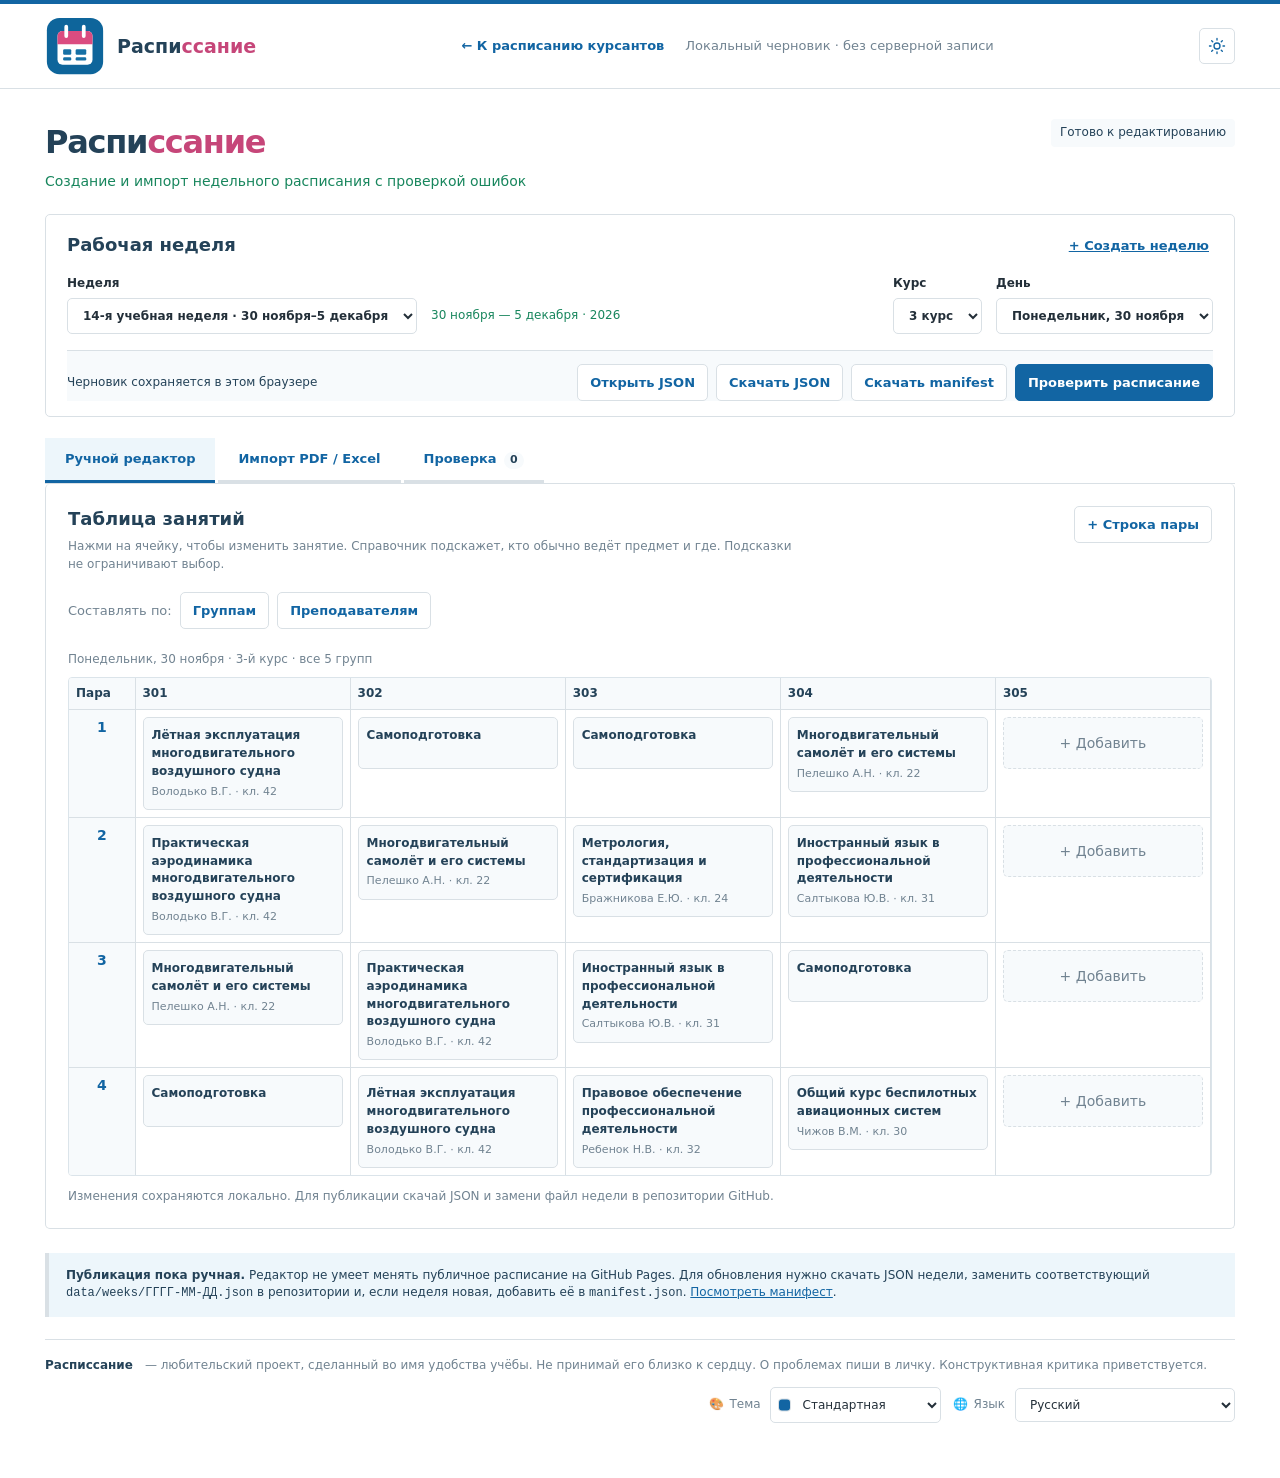
<file: editor/index.html>
<!doctype html>
<html lang="ru">
<head>
<meta charset="utf-8">
<meta name="viewport" content="width=device-width,initial-scale=1">
<meta name="theme-color" content="#ffffff">
<title>Расписсание</title>
<script src="../assets/i18n.js" data-locales="../data/i18n.json"></script>
<link rel="stylesheet" href="./style.css">
<link rel="stylesheet" href="../assets/themes.css">
<script defer src="../assets/themes.js"></script>
<link rel="manifest" href="../manifest.webmanifest">
<link rel="icon" type="image/png" href="../assets/icons/favicon-48.png">
<link rel="apple-touch-icon" href="../assets/icons/apple-touch-icon.png">
</head>
<body>
<div class="top-rule"></div>
<header class="site-header"><div class="header-inner">
  <div class="brand"><img src="../assets/raspissanie-mark.svg" alt="Значок Расписсание"><div><strong>Распи<span class="brand-accent">ссание</span></strong></div></div>
  <nav class="header-nav"><a href="../index.html">← К расписанию курсантов</a><span>Локальный черновик · без серверной записи</span></nav><button type="button" id="themeToggle" class="theme-toggle" aria-label="Включить тёмную тему" title="Тёмная тема">☀</button>
</div></header>
<main class="container">
<div class="headline"><div><h1>Распи<span class="brand-accent">ссание</span></h1><p class="subheading">Создание и импорт недельного расписания с проверкой ошибок</p></div><span id="dirtyBadge" class="tag-muted">Не изменено</span></div>
<section class="workspace-bar" aria-label="Рабочая неделя">
<div class="workspace-header"><h2>Рабочая неделя</h2><button class="linkish" type="button" id="newWeekBtn">+ Создать неделю</button></div>
<div class="workspace-actions"><label>Неделя <select id="weekSelect" aria-label="Выбор недели"></select></label><span id="weekRange" class="week-range"></span><label>Курс <select id="courseSelect"><option value="1">1 курс</option><option value="2">2 курс</option><option value="3" selected>3 курс</option></select></label><label>День <select id="daySelect"></select></label></div>
<div class="workspace-status"><span id="storageStatus" role="status">Черновик сохраняется в этом браузере</span><div class="workspace-buttons"><button class="btn secondary" id="loadJsonBtn">Открыть JSON</button><button class="btn secondary" id="exportJsonBtn">Скачать JSON</button><button class="btn secondary" id="exportManifestBtn" title="Список недель для GitHub Pages">Скачать manifest</button><button class="btn primary" id="validateBtn">Проверить расписание</button></div></div>
</section>
<div class="tabs" role="tablist" aria-label="Режимы работы"><button class="tab active" role="tab" data-tab="manual" aria-selected="true">Ручной редактор</button><button class="tab" role="tab" data-tab="import" aria-selected="false">Импорт PDF / Excel</button><button class="tab" role="tab" data-tab="checks" aria-selected="false">Проверка <span id="issuesCount" class="tiny-count">0</span></button></div>
<section id="manualPanel" class="panel" aria-labelledby="manualTitle"><div class="panel-head"><div><h2 id="manualTitle">Таблица занятий</h2><p>Нажми на ячейку, чтобы изменить занятие. Справочник подскажет, кто обычно ведёт предмет и где. Подсказки не ограничивают выбор.</p></div><button type="button" class="btn secondary" id="addSlotBtn">+ Строка пары</button></div>
<div class="editor-view-switch"><span>Составлять по:</span><button type="button" class="btn secondary chosen" id="viewGroups">Группам</button><button type="button" class="btn secondary" id="viewTeachers">Преподавателям</button><label id="teacherViewPicker" hidden>Преподаватель <select id="teacherViewSelect"></select></label></div>
<div id="gridInfo" class="hint"></div><div class="table-wrap" id="groupGridWrap"><table class="editor-grid" id="scheduleGrid"><thead></thead><tbody></tbody></table></div><div id="teacherGridWrap" hidden></div><div class="grid-foot">Изменения сохраняются локально. Для публикации скачай JSON и замени файл недели в репозитории GitHub.</div></section>
<section id="importPanel" class="panel" hidden><div class="panel-head"><div><h2>Импорт документа</h2><p>Импорт не публикуется сразу: сначала проверь распознанные строки, затем перенеси их в таблицу.</p></div></div>
<div class="import-intro"><div class="dropzone" id="dropzone" tabindex="0" role="button" aria-label="Загрузить PDF, Excel, CSV, JSON или фото"><span class="drop-icon">⇧</span><strong>Перетащи документ или выбери файл</strong><small>Excel (.xlsx), CSV, PDF с текстовым слоем, JSON, фото для ручной сверки</small><button id="pickFileBtn" class="btn primary" type="button">Выбрать файл</button><input id="docFile" type="file" accept=".xlsx,.csv,.tsv,.pdf,.json,.png,.jpg,.jpeg" hidden></div>
<div class="how-to"><h3>Как работает импорт</h3><p><b>Excel:</b> поддерживается таблица с колонками «Дата / Группа / Пара / Предмет / Преподаватель / Класс», а также экспериментальное чтение широких таблиц по группам.</p><p><b>PDF:</b> извлекается текстовый слой. Скан без текста и фотография остаются источником для ручного переноса — облачное ИИ-распознавание пока не подключено.</p><button class="btn secondary" id="downloadCsvBtn" type="button">Скачать образец CSV для Excel</button></div></div>
<div class="import-status" id="importStatus" role="status">Документ ещё не выбран.</div>
<div id="importWork" hidden><div class="import-work-head"><div><h3 id="importFileTitle">Предпросмотр</h3><p id="importStats"></p></div><div class="import-actions"><button class="btn secondary" id="clearStageBtn">Очистить импорт</button><button class="btn primary" id="applyStageBtn">Перенести в черновик</button></div></div><div class="import-columns"><div class="preview"><h4>Исходный документ / распознанный текст</h4><div id="sourcePreview" class="source-view"></div></div><div class="review"><h4>Распознанные записи · можно исправить перед переносом</h4><div id="stageTableWrap" class="stage-scroll"></div><div id="stageNotes" class="hint"></div></div></div></div>
</section>
<section id="checksPanel" class="panel" hidden><div class="panel-head"><div><h2>Проверка расписания</h2><p>Проверяем заполнение, пересечения, непривычные предметы и аудитории по опубликованному архиву.</p></div><button class="btn primary" type="button" id="recheckBtn">Проверить ещё раз</button></div><div id="checkSummary" class="check-summary"></div><div class="hint" id="confirmedCount"></div><div id="checkList" class="issues"></div></section>
<section class="help-note"><strong>Публикация пока ручная.</strong> Редактор не умеет менять публичное расписание на GitHub Pages. Для обновления нужно скачать JSON недели, заменить соответствующий <code>data/weeks/ГГГГ-ММ-ДД.json</code> в репозитории и, если неделя новая, добавить её в <code>manifest.json</code>. <a href="../data/weeks/manifest.json" target="_blank" rel="noopener">Посмотреть манифест</a>.</section>
<footer><strong>Расписсание</strong> — любительский проект, сделанный во имя удобства учёбы. Не принимай его близко к сердцу. О проблемах пиши в личку. Конструктивная критика приветствуется.<div class="theme-control"><label for="siteTheme">🎨 <span id="themeLabel">Тема</span></label><span class="theme-choice"><span id="themeSwatch" class="theme-swatch"></span><select id="siteTheme" aria-label="Цветовая тема"><option value="standard">Стандартная</option></select></span></div><div class="language-control"><label for="siteLanguage">🌐 <span>Язык</span></label><select id="siteLanguage" aria-label="Выбор языка"><option value="ru">Русский</option></select></div></footer>
</main>
<dialog id="lessonDialog" class="modal"><form id="lessonForm"><div class="modal-header"><div><h2 id="lessonDialogTitle">Редактирование пары</h2><p id="lessonContext"></p></div><button type="button" id="closeLessonBtn" class="icon-button" aria-label="Закрыть">×</button></div><div class="modal-body"><div class="form-grid"><label id="lessonGroupLabel" hidden>Группа <select id="lessonGroup"></select></label><label>Номер пары <select id="lessonNumber"></select></label><label>Тип занятия <select id="lessonKind"><option value="lesson">Учебная пара</option><option value="self_study">Самоподготовка</option><option value="split">Подгруппы (2 занятия)</option></select></label></div><div id="jointGroupsWrap" class="joint-groups" hidden><strong>Совместная пара</strong><p class="hint">Отметь группы, которые занимаются вместе. Одно изменение появится у всех выбранных групп.</p><div id="jointGroups"></div></div><div id="singleFields" class="form-grid"><label class="full">Дисциплина<input id="lessonSubject" list="subjectsList" autocomplete="off" placeholder="Например, Воздушная навигация"><datalist id="subjectsList"></datalist></label><label>Преподаватель<input id="lessonTeacher" list="teachersList" autocomplete="off" placeholder="Фамилия"><datalist id="teachersList"></datalist></label><label>Аудитория<input id="lessonRoom" list="roomsList" autocomplete="off" placeholder="Например, 41"></label></div><div class="suggestion-action"><span class="subject-hint" id="subjectHint" role="status" aria-live="polite" hidden></span><button type="button" class="suggestion-btn" id="fillSubjectSuggestion" hidden>Подставить из справочника</button></div><div id="roomHint" class="room-hint" role="status" aria-live="polite" hidden></div><div id="splitFields" hidden><p class="hint">Оба занятия проходят одновременно. Выбери преподавателя и аудиторию отдельно для каждой подгруппы.</p><div id="splitFieldRows"></div></div></div><div class="modal-actions"><button type="button" class="btn danger" id="deleteLessonBtn">Удалить</button><div class="grow"></div><button type="button" class="btn secondary" id="cancelLessonBtn">Отмена</button><button type="submit" class="btn primary">Сохранить</button></div></form></dialog>
<dialog id="newWeekDialog" class="modal"><form id="newWeekForm"><div class="modal-header"><div><h2>Создать учебную неделю</h2><p>Старые недели останутся на месте</p></div><button type="button" class="icon-button" id="closeNewWeekBtn">×</button></div><div class="modal-body"><label class="block-label">Понедельник новой недели<input id="newWeekDate" type="date" required></label><label class="block-label">Основа<select id="newWeekMethod"><option value="blank">Пустая неделя (все 15 групп)</option><option value="copy">Скопировать занятия из выбранной недели</option></select></label><p class="hint">При копировании даты переносятся на новую неделю, а старые записи сохраняются. После создания можно исправить занятия вручную.</p></div><div class="modal-actions"><button type="button" class="btn secondary" id="cancelNewWeekBtn">Отмена</button><button type="submit" class="btn primary">Создать неделю</button></div></form></dialog>
<datalist id="roomsList"></datalist>
<div id="toast" role="status" class="toast"></div>
<script src="./app.js"></script>
<script defer src="../assets/pwa.js"></script>
</body></html>
</file>
<file: assets/themes.css>
/* Appearance skins affect presentation only. No timetable or editor data is modified. */
:root {
 --t-bg:#ffffff;--t-panel:#ffffff;--t-panel2:#f7fafc;--t-row:#fbfcfd;
 --t-text:#232f39;--t-title:#244258;--t-muted:#718391;--t-border:#d9e0e5;
 --t-accent:#1265a3;--t-accent-hover:#084b80;--t-accent-text:#ffffff;
 --t-soft:#edf6fb;--t-filter:#faf9e9;--t-input:#ffffff;
 --t-green:#18865d;--t-pink:#c64679;--t-warn-bg:#fff6de;--t-warn-ink:#79551a;
 --t-radius:5px;--t-font:system-ui,-apple-system,'Segoe UI',Arial,sans-serif;--t-display-font:inherit;
}
:root[data-theme="blue"] {--t-display-font:'Trebuchet MS',system-ui,sans-serif;--t-bg:#f1f6ff;--t-panel:#fff;--t-panel2:#e5effe;--t-row:#f6f9ff;--t-text:#203559;--t-title:#123765;--t-muted:#5c7695;--t-border:#bfd1ed;--t-accent:#2355cb;--t-accent-hover:#173c9a;--t-soft:#d9e7ff;--t-filter:#e8f1ff;--t-green:#23669d;--t-pink:#3e75de}
:root[data-theme="pink"] {--t-display-font:'Trebuchet MS',system-ui,sans-serif;--t-bg:#fff8fc;--t-panel:#fffafd;--t-panel2:#fff0f7;--t-row:#fffbfd;--t-text:#523043;--t-title:#75345b;--t-muted:#98718a;--t-border:#f0cde0;--t-accent:#d94694;--t-accent-hover:#a82c71;--t-soft:#ffe2f1;--t-filter:#fff0f8;--t-green:#af4980;--t-pink:#df307f}
:root[data-theme="glamour"] {--t-display-font:Georgia,'Palatino Linotype','Times New Roman',serif;--t-bg:#151014;--t-panel:#211820;--t-panel2:#2e222c;--t-row:#271c25;--t-text:#f5e9da;--t-title:#f2d799;--t-muted:#ba9f9f;--t-border:#654957;--t-accent:#e2b95f;--t-accent-hover:#c39431;--t-accent-text:#20141e;--t-soft:#392733;--t-filter:#2e2029;--t-input:#291f28;--t-green:#d3af63;--t-pink:#e6ad74;--t-warn-bg:#403025;--t-warn-ink:#ffdc9a}
:root[data-theme="petersburg"] {--t-bg:#dfe3e6;--t-panel:#f2f3f4;--t-panel2:#dbe0e4;--t-row:#eaedf0;--t-text:#414d55;--t-title:#3c4a54;--t-muted:#6e7c86;--t-border:#b8c2c8;--t-accent:#657e92;--t-accent-hover:#4b6476;--t-soft:#d5dde1;--t-filter:#e7e9e8;--t-green:#677b72;--t-pink:#7a8791}
:root[data-theme="lsd"] {--t-bg:#190535;--t-panel:#250b42;--t-panel2:#351057;--t-row:#290c4a;--t-text:#fff0ff;--t-title:#eaff00;--t-muted:#e6bfff;--t-border:#df14ff;--t-accent:#b3ff00;--t-accent-hover:#e3ff7b;--t-accent-text:#210033;--t-soft:#4d1160;--t-filter:#250b42;--t-input:#411258;--t-green:#2affda;--t-pink:#ff4acb;--t-warn-bg:#481c27;--t-warn-ink:#ffef71}
:root[data-theme="matrix"] {--t-font:Consolas,'Liberation Mono','Courier New',monospace;--t-display-font:Consolas,'Liberation Mono','Courier New',monospace;--t-bg:#09170f;--t-panel:#10251a;--t-panel2:#143322;--t-row:#10291b;--t-text:#c7fbd8;--t-title:#9cffb4;--t-muted:#7cae8b;--t-border:#2e6c43;--t-accent:#41dd76;--t-accent-hover:#86ffac;--t-accent-text:#081b0f;--t-soft:#153c26;--t-filter:#102a1a;--t-input:#122f1e;--t-green:#65ed95;--t-pink:#9cffb4}
:root[data-theme="cockpit"] {--t-bg:#0b1322;--t-panel:#152238;--t-panel2:#1b314a;--t-row:#192a41;--t-text:#e4edf8;--t-title:#d2e9fa;--t-muted:#9aafc6;--t-border:#334c65;--t-accent:#40b6ff;--t-accent-hover:#8bd5ff;--t-accent-text:#082138;--t-soft:#1d3a56;--t-filter:#152842;--t-input:#192e49;--t-green:#6cd2ef;--t-pink:#6bbef3}
:root[data-theme="notebook"] {--t-bg:#fbf6e6;--t-panel:#fffbed;--t-panel2:#f7edcf;--t-row:#faf3df;--t-text:#574734;--t-title:#4e614a;--t-muted:#827861;--t-border:#d9cbb3;--t-accent:#6e815c;--t-accent-hover:#4e6541;--t-soft:#eaf0df;--t-filter:#fff8e1;--t-green:#627a56;--t-pink:#bb716c;--t-radius:2px;--t-font:system-ui,-apple-system,'Segoe UI',Arial,sans-serif;--t-display-font:'Segoe Print','Comic Sans MS','Segoe Script','Bradley Hand',Georgia,serif}
:root[data-theme="ultraviolet"] {--t-display-font:Georgia,'Times New Roman',serif;--t-bg:#f7f1ff;--t-panel:#fffaff;--t-panel2:#eee2ff;--t-row:#f7f0ff;--t-text:#38254e;--t-title:#4c257d;--t-muted:#806e9a;--t-border:#d8c2ef;--t-accent:#874be2;--t-accent-hover:#6031b2;--t-soft:#ebddff;--t-filter:#f4eaff;--t-green:#8360b6;--t-pink:#ad5fe4}
:root[data-theme="simple"] {--t-bg:#fff;--t-panel:#fff;--t-panel2:#fff;--t-row:#fff;--t-text:#000;--t-title:#000;--t-muted:#333;--t-border:#000;--t-accent:#000;--t-accent-hover:#333;--t-accent-text:#fff;--t-soft:#fff;--t-filter:#fff;--t-green:#000;--t-pink:#000;--t-radius:0;--t-font:Arial,sans-serif;--t-display-font:Arial,sans-serif}
:root[data-theme="nineties"] {--t-bg:#008080;--t-panel:#c0c0c0;--t-panel2:#c0c0c0;--t-row:#f2f2f2;--t-text:#000;--t-title:#000;--t-muted:#444;--t-border:#808080;--t-accent:#000080;--t-accent-hover:#000061;--t-accent-text:#fff;--t-soft:#d9d9d9;--t-filter:#c0c0c0;--t-input:#fff;--t-green:#008080;--t-pink:#000080;--t-radius:0;--t-font:Tahoma,Verdana,Arial,sans-serif;--t-display-font:Tahoma,Verdana,Arial,sans-serif}
/* The square header button temporarily switches any palette into its dark rendition. */
:root[data-mode="dark"] {--t-bg:#101722;--t-panel:#182331;--t-panel2:#243448;--t-row:#1c2939;--t-text:#e7ecf4;--t-title:#eef3f9;--t-muted:#9db0c4;--t-border:#36485c;--t-accent:#71bcf7;--t-accent-hover:#a5d9ff;--t-accent-text:#13263a;--t-soft:#243c54;--t-filter:#1a2e42;--t-input:#203146;--t-green:#8ecfac;--t-pink:#f68bb7;--t-warn-bg:#443727;--t-warn-ink:#f1d18e}
:root[data-theme="pink"][data-mode="dark"] {--t-bg:#251723;--t-panel:#321f30;--t-panel2:#402941;--t-row:#362238;--t-border:#704b6d;--t-accent:#ffa1d3;--t-accent-hover:#ffc2e2;--t-filter:#3b2838;--t-soft:#4c2b45;--t-pink:#ffa1d3}
:root[data-theme="blue"][data-mode="dark"] {--t-bg:#0b1933;--t-panel:#152543;--t-panel2:#1c3356;--t-row:#1a2c4c;--t-border:#36547c;--t-accent:#83b9ff;--t-filter:#182f50;--t-soft:#203a60}
:root[data-theme="glamour"][data-mode="dark"] {--t-bg:#0c090c;--t-panel:#191118;--t-panel2:#251b22;--t-row:#1f161d;--t-border:#66505b;--t-accent:#f0c970;--t-accent-hover:#ffe09c;--t-soft:#2b1d24;--t-filter:#211720;--t-input:#271e26;--t-title:#f9df9b;--t-pink:#f4be80}
:root[data-theme="petersburg"][data-mode="dark"] {--t-bg:#252c32;--t-panel:#343c42;--t-panel2:#3b454d;--t-row:#323c45;--t-border:#606b72;--t-accent:#bac9d1;--t-filter:#353f46;--t-soft:#3b464d}
:root[data-theme="lsd"][data-mode="dark"] {--t-bg:#120122;--t-panel:#1c0733;--t-panel2:#270641;--t-row:#270641;--t-border:#fc24ff;--t-accent:#b3ff00;--t-accent-hover:#ecff6a;--t-soft:#410654;--t-filter:#290a42;--t-input:#390c56;--t-pink:#ff5bcf;--t-title:#eeff47}
:root[data-theme="matrix"][data-mode="dark"] {--t-bg:#020b06;--t-panel:#07180e;--t-panel2:#0b2414;--t-row:#082015;--t-border:#206b38;--t-accent:#5eff91;--t-filter:#0c2816;--t-soft:#153b22}
:root[data-theme="cockpit"][data-mode="dark"] {--t-bg:#050a12;--t-panel:#101c2e;--t-panel2:#152840;--t-row:#13253c;--t-border:#2e4e70;--t-accent:#50c4ff;--t-soft:#1b3d5d;--t-filter:#14263d}
:root[data-theme="notebook"][data-mode="dark"] {--t-bg:#211e19;--t-panel:#2f2a22;--t-panel2:#393128;--t-row:#332b24;--t-text:#eee5d2;--t-title:#f3e5c4;--t-muted:#b4a795;--t-border:#625746;--t-accent:#b5cc92;--t-soft:#404232;--t-filter:#353025;--t-input:#372f24;--t-green:#acc58c}
:root[data-theme="ultraviolet"][data-mode="dark"] {--t-bg:#181127;--t-panel:#27193e;--t-panel2:#31204e;--t-row:#2b1c47;--t-border:#583e83;--t-accent:#d3a2ff;--t-soft:#40245e;--t-filter:#2d1e44;--t-pink:#eab2ff}
:root[data-theme="simple"][data-mode="dark"] {--t-bg:#000;--t-panel:#000;--t-panel2:#0d0d0d;--t-row:#000;--t-text:#fff;--t-title:#fff;--t-muted:#ccc;--t-border:#fff;--t-accent:#fff;--t-accent-hover:#ddd;--t-accent-text:#000;--t-soft:#000;--t-filter:#000;--t-input:#111;--t-green:#fff;--t-pink:#fff}
:root[data-theme="nineties"][data-mode="dark"] {--t-bg:#0a3a3a;--t-panel:#454545;--t-panel2:#444;--t-row:#373737;--t-text:#f2f2f2;--t-title:#fff;--t-muted:#ddd;--t-border:#999;--t-accent:#213a9a;--t-accent-hover:#3856b7;--t-accent-text:#fff;--t-soft:#505050;--t-filter:#454545;--t-input:#303030}


/* 13–15: useful playful palettes. All the rules use existing elements only. */
:root[data-theme="bright"] {--t-bg:#fff8dc;--t-panel:#fffef4;--t-panel2:#fff0a9;--t-row:#fffaf0;--t-text:#4c3513;--t-title:#bd420b;--t-muted:#7e6538;--t-border:#e9c765;--t-accent:#e66710;--t-accent-hover:#c44808;--t-accent-text:#fff;--t-soft:#fff0a8;--t-filter:#fff4c8;--t-input:#fffff4;--t-green:#007e86;--t-pink:#e84343;--t-radius:12px;--t-font:'Trebuchet MS',system-ui,Arial,sans-serif;--t-display-font:'Trebuchet MS','Arial Rounded MT Bold',system-ui,sans-serif}
:root[data-theme="orange"] {--t-bg:#fff1d8;--t-panel:#fffaf1;--t-panel2:#ffda9a;--t-row:#fff5e5;--t-text:#512b16;--t-title:#a63d12;--t-muted:#9b6843;--t-border:#e9ac62;--t-accent:#e86413;--t-accent-hover:#ba4108;--t-accent-text:#fff;--t-soft:#ffddae;--t-filter:#fff0d2;--t-input:#fffdf7;--t-green:#896117;--t-pink:#cf4927;--t-radius:8px;--t-font:Georgia,'Palatino Linotype','Times New Roman',serif;--t-display-font:Georgia,'Palatino Linotype','Times New Roman',serif}
:root[data-theme="dacha"] {--t-bg:#edf6d7;--t-panel:#fffff2;--t-panel2:#deeeaa;--t-row:#f6f9e9;--t-text:#2d4322;--t-title:#27532e;--t-muted:#6b8150;--t-border:#b8d296;--t-accent:#408522;--t-accent-hover:#276513;--t-accent-text:#fff;--t-soft:#e9f4ca;--t-filter:#f6f9dc;--t-input:#fffef2;--t-green:#407d23;--t-pink:#b98831;--t-radius:10px;--t-font:'Trebuchet MS',system-ui,Arial,sans-serif;--t-display-font:Georgia,'Palatino Linotype','Times New Roman',serif}
:root[data-theme="bright"][data-mode="dark"] {--t-bg:#231b27;--t-panel:#32263a;--t-panel2:#594050;--t-row:#38283a;--t-text:#fff2d7;--t-title:#ffda72;--t-muted:#d6b99e;--t-border:#7a5470;--t-accent:#ffbd46;--t-accent-hover:#ffda87;--t-accent-text:#2c1636;--t-soft:#533b4c;--t-filter:#3b3042;--t-input:#3f2d43;--t-green:#9befe3;--t-pink:#ff9fbb}
:root[data-theme="orange"][data-mode="dark"] {--t-bg:#21160e;--t-panel:#302219;--t-panel2:#4b301d;--t-row:#39281b;--t-text:#f9e8cd;--t-title:#ffd49d;--t-muted:#d6b68b;--t-border:#785334;--t-accent:#ffab56;--t-accent-hover:#ffca8d;--t-accent-text:#2b180d;--t-soft:#50341f;--t-filter:#39291c;--t-input:#38281d;--t-green:#dec082;--t-pink:#ffb06d}
:root[data-theme="dacha"][data-mode="dark"] {--t-bg:#141e17;--t-panel:#213326;--t-panel2:#334e31;--t-row:#273c2b;--t-text:#eaf2d8;--t-title:#e6edc4;--t-muted:#aec3a1;--t-border:#526e4f;--t-accent:#a8d875;--t-accent-hover:#c5ef9b;--t-accent-text:#162e13;--t-soft:#3a5334;--t-filter:#293b2b;--t-input:#2c3c2e;--t-green:#b9e197;--t-pink:#e6c780}

/* Shared theme foundation: all old layout rules, spacing and table structure stay intact. */
html,body{background:var(--t-bg)!important;color:var(--t-text)!important}
body{font-family:var(--t-font)!important}
a,.linkish{color:var(--t-accent)!important}
.top-rule{background:var(--t-accent)!important}
.site-header{background:var(--t-panel)!important;border-color:var(--t-border)!important}
.brand,.brand-text strong,.brand strong{color:var(--t-title)!important}
.brand-accent,.headline h1 .brand-accent{color:var(--t-pink)!important}
.header-right,.header-right strong,.header-nav,.header-nav span{color:var(--t-muted)!important}
.headline h1,.result-title h2,.workspace-header h2,.panel h2,.panel-head h2,.import-work-head h3,.filter-field label,.modal h2,.preview h4,.review h4{color:var(--t-title)!important}
.headline p,.subheading,.week-range{color:var(--t-green)!important}
.search-intro,.result-title span,.filter-info,.day-head span,.day-head .day-extra,.week-detail,.week-card span,.week-card em,.tag-muted,.hint,.grid-foot,.panel-head p,.workspace-status,.import-work-head p,.dropzone small,.how-to p,.teacher-note{color:var(--t-muted)!important}
.filter-panel,.workspace-bar,.panel,.preview,.review,.teacher-list,.modal,.issue{background:var(--t-panel)!important;border-color:var(--t-border)!important;color:var(--t-text)!important;border-radius:var(--t-radius)!important}
.filter-panel,.how-to{background:var(--t-filter)!important;border-color:var(--t-border)!important}
.week-card,.day,.teacher-entry,.cell-lesson,.btn-plain,.btn.secondary,.mini-btn,.modal,.modal input,.modal select,.workspace-actions select,.stage-table input,.stage-table select,.language-control select,.theme-control select{background:var(--t-panel)!important;color:var(--t-text)!important;border-color:var(--t-border)!important;border-radius:var(--t-radius)!important}
.week-card.selected,.mini-btn.is-active,.tab.active{background:var(--t-soft)!important;border-color:var(--t-accent)!important;color:var(--t-accent)!important}
.week-card.selected{box-shadow:inset 3px 0 0 var(--t-accent)!important}
.week-card strong,.day-head strong,.schedule .lesson-name,.lesson-name,.editor-grid th,.cell-lesson span,.teacher-entry,.modal label,.modal-body label{color:var(--t-title)!important}
.filter-field select,.filter-field input,.teacher-search,.modal input,.modal select,.workspace-actions select,.stage-table input,.stage-table select,.modal-body input,.modal-body select{background:var(--t-input)!important;color:var(--t-text)!important;border-color:var(--t-border)!important}
.filter-field input::placeholder,input::placeholder{color:var(--t-muted)!important}
.btn-primary,.btn.primary{background:var(--t-accent)!important;color:var(--t-accent-text)!important;border-color:var(--t-accent)!important;border-radius:var(--t-radius)!important}
.btn-primary:hover,.btn.primary:hover{background:var(--t-accent-hover)!important}
.btn-outline,.btn-plain,.btn.secondary,.mini-btn,.tab,.linkish{color:var(--t-accent)!important;border-color:var(--t-border)!important}
.btn-plain:hover,.btn.secondary:hover,.mini-btn:hover,.teacher-entry:hover,.week-card:hover{background:var(--t-soft)!important}
.btn-outline:hover{background:var(--t-soft)!important}
.result-title span,.meta-line,.meta-line .tag,.self-row .lesson-name,.split-variant small,.teacher-entry small,.cell-lesson small,.issue span{color:var(--t-muted)!important}
.day-head,.modal-header,.editor-grid th,.stage-table th,.workspace-status,.tag-muted,.import-status,.tiny-count{background:var(--t-panel2)!important;color:var(--t-title)!important;border-color:var(--t-border)!important}
.schedule th{background:var(--t-panel2)!important;color:var(--t-muted)!important;border-color:var(--t-border)!important}
.schedule td,.schedule th,.day-head,.editor-grid th,.editor-grid td,.stage-table th,.stage-table td,.workspace-status,.modal-actions,.modal-header,.tabs{border-color:var(--t-border)!important}
.schedule tbody tr{background:var(--t-panel)!important}
.schedule tbody tr:nth-child(even){background:var(--t-row)!important}
.schedule tbody tr:hover{background:var(--t-soft)!important}
.pair-no,.edit-link,.day-head .add-day,.tab.active{color:var(--t-accent)!important}
.split-variant,.cell-lesson.split{border-left-color:var(--t-accent)!important}
.tag-split,.self-row,.cell-lesson.self,.cell-lesson.empty{background:var(--t-panel2)!important;color:var(--t-muted)!important;border-color:var(--t-border)!important}
.tag-split,.review-note{color:var(--t-accent)!important}
.cell-lesson{background:var(--t-panel2)!important;color:var(--t-text)!important;border-color:var(--t-border)!important}
.cell-lesson:hover,.cell-lesson.empty:hover{background:var(--t-soft)!important}
.editor-grid td:first-child{background:var(--t-panel2)!important;color:var(--t-accent)!important}
.import-status,.help-note,.room-hint,.suggestion-btn{background:var(--t-soft)!important;color:var(--t-title)!important;border-color:var(--t-border)!important}
.room-hint.warning,.status-note.warning,.issue.warning{background:var(--t-warn-bg)!important;color:var(--t-warn-ink)!important}
.source-view,.stage-scroll,.dropzone{background:var(--t-panel2)!important;color:var(--t-text)!important;border-color:var(--t-border)!important}
.stage-table tr.uncertain{background:var(--t-warn-bg)!important}
.footer,.container footer{border-color:var(--t-border)!important;color:var(--t-muted)!important}
.footer strong,.container footer strong{color:var(--t-title)!important}
.modal-body,.modal-actions,.modal form,.modal .variant-fieldset,.split-box{background:var(--t-panel)!important;color:var(--t-text)!important;border-color:var(--t-border)!important}
.toast{background:var(--t-title)!important;color:var(--t-bg)!important}
.language-control label,.theme-control label{color:var(--t-muted)!important}
.language-control select,.theme-control select{background:var(--t-input)!important;color:var(--t-text)!important;border-color:var(--t-border)!important}
:root{color-scheme:light} :root[data-mode="dark"]{color-scheme:dark}
:root[data-mode="dark"] .brand-logo,:root[data-mode="dark"] .brand img{filter:brightness(1.24) saturate(.8)}

/* The bottom-only palette selector fits alongside the existing language control. */
.theme-control{display:flex;align-items:center;gap:9px;margin-left:auto;white-space:nowrap;flex-shrink:0}
.theme-control label{display:flex;gap:5px;align-items:center;font-size:12px;white-space:nowrap}
.theme-choice{position:relative;display:flex;align-items:center}
.theme-control select{font:inherit;font-size:12px;padding:9px 12px 9px 28px;min-width:149px;max-width:185px;cursor:pointer;box-shadow:none!important}
.theme-swatch{pointer-events:none;position:absolute;left:9px;top:50%;transform:translateY(-50%);height:11px;width:11px;border-radius:3px;background:var(--t-accent);box-shadow:0 0 0 1px var(--t-border);z-index:1}
.theme-toggle{width:36px;height:36px;display:grid;place-items:center;flex:0 0 36px;border:1px solid var(--t-border);border-radius:var(--t-radius);color:var(--t-accent);background:var(--t-panel);cursor:pointer;padding:7px}
.theme-toggle svg{display:block;width:18px;height:18px;fill:none;stroke:currentColor;stroke-width:1.8;stroke-linecap:round;stroke-linejoin:round}
.theme-toggle:hover{background:var(--t-soft)}
.theme-toggle:focus-visible,.theme-control select:focus-visible{outline:3px solid var(--t-accent)!important;outline-offset:2px}
/* Keep the language after the theme selector, without changing the footer grid structure. */
.footer,.container footer{flex-wrap:wrap;align-items:center}
.footer .theme-control,.container footer .theme-control{margin-left:auto}
.footer .language-control,.container footer .language-control{margin-left:0;padding-left:0}
@media(max-width:780px){.footer .theme-control,.container footer .theme-control{margin-left:0}.theme-control{width:auto}.theme-control select{min-width:137px}.theme-toggle{width:34px;height:34px;flex-basis:34px}}
@media(max-width:500px){.theme-control,.language-control{width:100%!important;justify-content:space-between!important}.theme-control select,.language-control select{min-width:188px!important;max-width:210px!important}.theme-toggle{width:34px}}

/* Purpose-built comedy skins. */
:root[data-theme="lsd"] body{background:radial-gradient(circle at 12% 18%,#ff0f8b70,transparent 25%),radial-gradient(circle at 90% 24%,#0bffb070,transparent 28%),radial-gradient(circle at 62% 85%,#d2ff0070,transparent 40%),var(--t-bg)!important}
:root[data-theme="lsd"] .top-rule{background:linear-gradient(90deg,#ff2ead,#eaff00,#00f9ff,#b344ff,#ff2ead)!important;height:7px}
:root[data-theme="lsd"] .day-head,:root[data-theme="lsd"] .editor-grid th,:root[data-theme="lsd"] .stage-table th{background:#eeff00!important;color:#26002f!important}
:root[data-theme="lsd"] .day-head strong,:root[data-theme="lsd"] .editor-grid th,:root[data-theme="lsd"] .day-head span,:root[data-theme="lsd"] .day-head .day-extra{color:#27002c!important}
:root[data-theme="lsd"] .week-card.selected{background:#ff4acb!important;color:#27002c!important;border-color:#eaff00!important}
:root[data-theme="lsd"] .week-card.selected strong,:root[data-theme="lsd"] .week-card.selected span{color:#27002c!important}
:root[data-theme="lsd"] .filter-panel,:root[data-theme="lsd"] .workspace-bar{border:2px solid #00eaff!important;box-shadow:4px 4px 0 #fa3fff!important}
:root[data-theme="lsd"] .schedule tbody tr:nth-child(even){background:#ed20b0!important}
:root[data-theme="lsd"] .schedule tbody tr:nth-child(even) .lesson-name,:root[data-theme="lsd"] .schedule tbody tr:nth-child(even) .pair-no,:root[data-theme="lsd"] .schedule tbody tr:nth-child(even) td,:root[data-theme="lsd"] .schedule tbody tr:nth-child(even) .meta-line{color:#16001e!important}
:root[data-theme="lsd"] .cell-lesson:not(.empty):not(.self){background:linear-gradient(128deg,#fbff00,#13ffe5 60%,#ff68cf)!important;color:#16001e!important;border-color:#ff00ff!important}
:root[data-theme="lsd"] .cell-lesson span,:root[data-theme="lsd"] .cell-lesson small{color:#21012d!important}
:root[data-theme="lsd"] .cell-lesson.self{background:#b9ff00!important;color:#111!important}
:root[data-theme="lsd"] .brand-accent{color:#00f3ff!important}
:root[data-theme="notebook"] body{background:repeating-linear-gradient(to bottom,transparent 0,transparent 34px,#93bdc42b 35px,#93bdc42b 36px),var(--t-bg)!important}
:root[data-theme="notebook"] .day,:root[data-theme="notebook"] .week-card,:root[data-theme="notebook"] .workspace-bar,:root[data-theme="notebook"] .panel{box-shadow:2px 3px 0 #8f806f18!important}
:root[data-theme="simple"] *{border-radius:0!important;box-shadow:none!important;text-shadow:none!important;transition:none!important}
:root[data-theme="simple"] .top-rule{height:1px;background:var(--t-text)!important}
:root[data-theme="simple"] .week-card.selected{box-shadow:none!important;border-width:2px}
:root[data-theme="simple"] .btn-primary,:root[data-theme="simple"] .btn.primary{border-radius:0!important}
:root[data-theme="nineties"] body{font-size:14px}
:root[data-theme="nineties"] .top-rule{height:4px;background:#000080!important}
:root[data-theme="nineties"] .site-header,:root[data-theme="nineties"] .workspace-bar,:root[data-theme="nineties"] .filter-panel,:root[data-theme="nineties"] .panel,:root[data-theme="nineties"] .week-card,:root[data-theme="nineties"] .day{border:2px outset #ddd!important;border-radius:0!important}
:root[data-theme="nineties"] .day-head,:root[data-theme="nineties"] .modal-header,:root[data-theme="nineties"] .editor-grid th{background:#000080!important;color:white!important}
:root[data-theme="nineties"] .day-head strong,:root[data-theme="nineties"] .day-head span,:root[data-theme="nineties"] .day-head .day-extra,:root[data-theme="nineties"] .modal-header h2,:root[data-theme="nineties"] .editor-grid th{color:#fff!important}
:root[data-theme="nineties"] .btn,:root[data-theme="nineties"] .mini-btn,:root[data-theme="nineties"] .theme-toggle,:root[data-theme="nineties"] .week-card,:root[data-theme="nineties"] .cell-lesson{border:2px outset #e0e0e0!important;border-radius:0!important}
:root[data-theme="nineties"] .btn:active,:root[data-theme="nineties"] .mini-btn:active,:root[data-theme="nineties"] .theme-toggle:active{border-style:inset!important}
:root[data-theme="nineties"] .filter-field select,:root[data-theme="nineties"] .filter-field input,:root[data-theme="nineties"] .theme-control select,:root[data-theme="nineties"] .language-control select{border:2px inset #999!important;border-radius:0!important}
:root[data-theme="nineties"] .brand-accent{color:var(--t-accent)!important}
@media print{:root body{background:white!important;color:black!important}.theme-toggle,.theme-control{display:none!important}}

/* White desktop labels make the Win95-style teal desktop readable. */
:root[data-theme="nineties"] .headline h1,:root[data-theme="nineties"] .result-title h2{color:#fff!important}
:root[data-theme="nineties"] .headline p,:root[data-theme="nineties"] .search-intro,:root[data-theme="nineties"] .result-title span{color:#edffff!important}
:root[data-theme="nineties"] .week-card{background:var(--t-panel)!important}
/* Printing always uses legible neutral ink, regardless of a selected theme. */
@media print{
 html[data-theme] body,html[data-theme] .day,html[data-theme] .schedule,
 html[data-theme] .schedule thead,html[data-theme] .schedule th,html[data-theme] .schedule td,
 html[data-theme] .schedule tbody tr,html[data-theme] .schedule tbody tr:nth-child(even),
 html[data-theme] .schedule tbody tr:hover,html[data-theme] .day-head,
 html[data-theme] .day-head strong,html[data-theme] .day-head span,
 html[data-theme] .lesson-name,html[data-theme] .self-row .lesson-name,
 html[data-theme] .pair-no,html[data-theme] .result-title h2,
 html[data-theme] .headline h1,html[data-theme] .headline p,
 html[data-theme] .split-variant,html[data-theme] .split-variant small,
 html[data-theme] .meta-line {background:#fff!important;color:#000!important;border-color:#bbb!important;box-shadow:none!important}
 html[data-theme] .top-rule{display:none!important}
}


/* Typography is part of each palette; all fallback fonts are already installed by the user's OS.
   No remote fonts, network calls or large font binary assets are necessary in offline HTML. */
:root[data-theme] .brand-text strong,:root[data-theme] .brand strong,
:root[data-theme] .headline h1,:root[data-theme] .result-title h2,
:root[data-theme] .day-head strong,:root[data-theme] .week-card strong,
:root[data-theme] .workspace-header h2,:root[data-theme] .panel-head h2,
:root[data-theme] .import-work-head h3{font-family:var(--t-display-font,inherit)!important}
:root[data-theme="notebook"] body{
 background-image:linear-gradient(#83b4df35 1px,transparent 1px),linear-gradient(90deg,#83b4df35 1px,transparent 1px)!important;
 background-size:22px 22px!important;background-color:var(--t-bg)!important;
}
:root[data-theme="notebook"] .filter-panel,:root[data-theme="notebook"] .day,:root[data-theme="notebook"] .workspace-bar,:root[data-theme="notebook"] .panel{
 background-color:var(--t-panel)!important;background-image:repeating-linear-gradient(to bottom,transparent 0,transparent 30px,#8abce922 31px,#8abce922 32px)!important;
}
:root[data-theme="notebook"] .headline h1,:root[data-theme="notebook"] .brand strong,
:root[data-theme="notebook"] .brand-text strong,:root[data-theme="notebook"] .result-title h2,
:root[data-theme="notebook"] .day-head strong,:root[data-theme="notebook"] .week-card strong,
:root[data-theme="notebook"] .filter-field label,:root[data-theme="notebook"] .workspace-header h2,
:root[data-theme="notebook"] .panel-head h2{
 color:#264a97!important;font-style:italic;font-family:var(--t-display-font)!important;
}
:root[data-theme="notebook"][data-mode="dark"] .headline h1,
:root[data-theme="notebook"][data-mode="dark"] .day-head strong,
:root[data-theme="notebook"][data-mode="dark"] .filter-field label,
:root[data-theme="notebook"][data-mode="dark"] .week-card strong{color:#bed4ff!important}
:root[data-theme="notebook"] .schedule .lesson-name,:root[data-theme="notebook"] .schedule td,
:root[data-theme="notebook"] .editor-grid td .cell-lesson span{
 font-family:'Segoe Print','Comic Sans MS','Segoe Script',Georgia,serif!important;
 font-style:italic;letter-spacing:.005em;
}
:root[data-theme="notebook"] .schedule .lesson-name{font-size:14px;line-height:1.6}
:root[data-theme="notebook"] .top-rule{background:#355db1!important;height:2px}
:root[data-theme="matrix"] .brand strong,:root[data-theme="matrix"] .brand-text strong,
:root[data-theme="matrix"] .headline h1,:root[data-theme="matrix"] .result-title h2{text-shadow:0 0 7px #29ef6240}
:root[data-theme="matrix"] .top-rule{background:linear-gradient(90deg,#09170f,#66ec87,#09170f)!important}
:root[data-theme="nineties"] .brand-text strong,:root[data-theme="nineties"] .headline h1{
 font-family:Tahoma,Verdana,Arial,sans-serif!important;font-weight:700;letter-spacing:0!important;
}
:root[data-theme="orange"] body{
 background-image:radial-gradient(circle at 100% 0%,#ffa42032,transparent 42%),
 radial-gradient(circle at 0% 97%,#fcbf7133,transparent 39%)!important;
 background-color:var(--t-bg)!important;
}
:root[data-theme="orange"] .top-rule{height:6px;background:linear-gradient(90deg,#f69a16,#fa5b12,#ffc744,#ec7121)!important}
:root[data-theme="orange"] .headline h1,:root[data-theme="orange"] .day-head strong,
:root[data-theme="orange"] .result-title h2,:root[data-theme="orange"] .brand-text strong{
 font-style:italic;letter-spacing:-.014em!important;
}
:root[data-theme="orange"] .day,:root[data-theme="orange"] .filter-panel,
:root[data-theme="orange"] .workspace-bar,:root[data-theme="orange"] .panel{
 box-shadow:0 3px 12px #b9642020!important;
}
:root[data-theme="dacha"] body{
 background-image:radial-gradient(ellipse at top right,#a8ce6260,transparent 48%),
 radial-gradient(ellipse at bottom left,#ffe28b65,transparent 46%)!important;
 background-color:var(--t-bg)!important;
}
:root[data-theme="dacha"] .top-rule{height:5px;background:linear-gradient(90deg,#6eb74f,#f6d969,#79af44)!important}
:root[data-theme="dacha"] .headline h1,:root[data-theme="dacha"] .day-head strong,
:root[data-theme="dacha"] .result-title h2,:root[data-theme="dacha"] .brand-text strong{
 font-style:italic;letter-spacing:-.012em!important;
}
:root[data-theme="dacha"] .filter-panel,:root[data-theme="dacha"] .day,
:root[data-theme="dacha"] .workspace-bar,:root[data-theme="dacha"] .panel{
 box-shadow:0 3px 13px #486d2c21!important;
}
:root[data-theme="bright"] body{
 background-image:radial-gradient(circle at top left,#ffd24a5a,transparent 40%),
 radial-gradient(circle at bottom right,#0cbfbc34,transparent 40%)!important;
 background-color:var(--t-bg)!important;
}
:root[data-theme="bright"] .top-rule{height:6px;background:linear-gradient(90deg,#ffb703,#fa6340,#00bdaf,#ffb703)!important}
:root[data-theme="bright"] .headline h1,:root[data-theme="bright"] .brand-text strong,
:root[data-theme="bright"] .result-title h2{letter-spacing:-.025em!important;font-weight:800}
:root[data-theme="bright"] .day-head{border-bottom-width:2px!important}
:root[data-theme="bright"] .filter-panel,:root[data-theme="bright"] .day,
:root[data-theme="bright"] .workspace-bar,:root[data-theme="bright"] .panel{
 box-shadow:0 3px 14px #e89e2722!important;
}
/* Respect reduced-motion settings; skins never introduce flashing or animation. */
@media(prefers-reduced-motion:reduce){:root[data-theme] *{animation:none!important;transition-duration:0s!important}}


/* Theme typography & paper/retro details. No data or layout reordering. */
:root[data-theme="notebook"]{
 --t-display-font:'Segoe Print','Comic Sans MS','Bradley Hand','Segoe Script',cursive;
 --t-font:system-ui,-apple-system,'Segoe UI',Arial,sans-serif;
 --t-title:#264a97;--t-accent:#315eaf;--t-accent-hover:#24488d;
 --t-border:#b4c7e3;--t-bg:#fffefa;--t-panel:#fffefa;--t-row:#fffefa;
}
:root[data-theme="notebook"] body{
 background-color:var(--t-bg)!important;
 background-image:linear-gradient(to right,transparent 0,transparent 45px,#ee8b9990 46px,#ee8b9990 47px,transparent 48px),
 linear-gradient(#9fbcee4a 1px,transparent 1px),linear-gradient(90deg,#9fbcee4a 1px,transparent 1px)!important;
 background-size:100% 100%,26px 26px,26px 26px!important;
}
:root[data-theme="notebook"] .day,:root[data-theme="notebook"] .filter-panel,
:root[data-theme="notebook"] .workspace-bar,:root[data-theme="notebook"] .panel{
 background-color:color-mix(in srgb,var(--t-panel),transparent 7%)!important;
}
:root[data-theme="notebook"] .day-head{border-bottom:2px solid #7597d2!important}
:root[data-theme="notebook"] .brand-text strong,:root[data-theme="notebook"] .headline h1,
:root[data-theme="notebook"] .result-title h2,:root[data-theme="notebook"] .day-head strong{
 font-family:var(--t-display-font)!important;font-style:italic!important;
}
:root[data-theme="notebook"] .week-card strong,:root[data-theme="notebook"] .filter-field label,
:root[data-theme="notebook"] .schedule .lesson-name,
:root[data-theme="notebook"] .editor-grid .cell-lesson:not(.empty) span{
 font-family:var(--t-display-font)!important;font-style:italic!important;
}
:root[data-theme="notebook"][data-mode="dark"] body{
 background-image:linear-gradient(to right,transparent 0,transparent 45px,#8e586080 46px,#8e586080 47px,transparent 48px),
 linear-gradient(#9fbcee22 1px,transparent 1px),linear-gradient(90deg,#9fbcee22 1px,transparent 1px)!important;
}
:root[data-theme="matrix"] body{font-family:Consolas,'Liberation Mono','Courier New',monospace!important}
:root[data-theme="matrix"] .day,:root[data-theme="matrix"] .filter-panel,
:root[data-theme="matrix"] .workspace-bar{box-shadow:0 0 0 1px #40ee7250,0 0 13px #40ee721c!important}
:root[data-theme="matrix"] .top-rule{height:3px!important}
:root[data-theme="nineties"] button,:root[data-theme="nineties"] select,
:root[data-theme="nineties"] input{font-family:Tahoma,Verdana,Arial,sans-serif!important}
:root[data-theme="orange"] .headline h1,:root[data-theme="orange"] .brand-text strong,
:root[data-theme="orange"] .result-title h2,:root[data-theme="orange"] .day-head strong,
:root[data-theme="dacha"] .headline h1,:root[data-theme="dacha"] .brand-text strong,
:root[data-theme="dacha"] .result-title h2,:root[data-theme="dacha"] .day-head strong{
 font-family:var(--t-display-font)!important;
}
:root[data-theme="simple"] body,:root[data-theme="simple"] button,
:root[data-theme="simple"] input,:root[data-theme="simple"] select{font-family:Arial,Helvetica,sans-serif!important}
@media print{:root[data-theme="notebook"] body{background:#fff!important}}


/* Cabin Mi-8: self-contained skin for the existing layout, no external assets. */
:root[data-theme="mi8"] {
  --t-bg:#2e5354;
  --t-panel:#426966;
  --t-panel2:#345c5a;
  --t-row:#3b615f;
  --t-text:#f5f7f2;
  --t-title:#fffdf5;
  --t-muted:#d7e5e1;
  --t-border:#7b9994;
  --t-accent:#fff5de;
  --t-accent-hover:#ffffff;
  --t-accent-text:#214340;
  --t-soft:#557a75;
  --t-filter:#385f5e;
  --t-input:#2b5050;
  --t-green:#f1f4e8;
  --t-pink:#fff5e6;
  --t-radius:5px;
  --t-font:'Bahnschrift','Segoe UI',Tahoma,Arial,sans-serif;
  --t-display-font:'Bahnschrift SemiCondensed','Bahnschrift','Arial Narrow',Tahoma,Arial,sans-serif;
  --t-warn-bg:#796548;
  --t-warn-ink:#fff8df;
}
:root[data-theme="mi8"][data-mode="dark"] {
  /* Milky instrument lettering takes on a warm red tint from red cockpit light. */
  --t-bg:#06100f;
  --t-panel:#0b1d1b;
  --t-panel2:#102522;
  --t-row:#0e211e;
  --t-text:#f0ccc5;
  --t-title:#ffe0d7;
  --t-muted:#cda49e;
  --t-border:#3a514b;
  --t-accent:#efaca0;
  --t-accent-hover:#ffd1c5;
  --t-accent-text:#1a1d1b;
  --t-soft:#29372e;
  --t-filter:#0d1e1c;
  --t-input:#0a1716;
  --t-green:#f1c3b9;
  --t-pink:#ffb4a8;
  --t-warn-bg:#3f2021;
  --t-warn-ink:#ffcbc1;
}
/* Cabinet-grade matte finish: fine brushing, no fake dashboard or altered table structure. */
:root[data-theme="mi8"] body {
  background-color:var(--t-bg)!important;
  background-image:
    repeating-linear-gradient(91deg,rgba(255,255,255,.011) 0,rgba(255,255,255,.011) 1px,transparent 1px,transparent 6px),
    linear-gradient(135deg,rgba(8,31,34,.25),transparent 42%,rgba(15,32,28,.12))!important;
}
:root[data-theme="mi8"][data-mode="dark"] body {
  background-image:
    repeating-linear-gradient(91deg,rgba(197,221,218,.008) 0,rgba(197,221,218,.008) 1px,transparent 1px,transparent 9px),
    linear-gradient(135deg,#050c0c,transparent 43%,#07100f)!important;
}
:root[data-theme="mi8"] .top-rule {
  height:5px;
  background:repeating-linear-gradient(90deg,#cbd7d0 0 26px,#627f7a 26px 28px,#aebeb5 28px 30px)!important;
  border-bottom:1px solid #162c2b;
}
:root[data-theme="mi8"][data-mode="dark"] .top-rule {
  background:repeating-linear-gradient(90deg,#671f20 0 18px,#ac3831 18px 20px,#4b1a1b 20px 24px)!important;
  border-color:#2d0e0e;
  box-shadow:0 0 9px #bb37342f;
}
:root[data-theme="mi8"] .site-header,
:root[data-theme="mi8"] .filter-panel,
:root[data-theme="mi8"] .day,
:root[data-theme="mi8"] .week-card {
  box-shadow:inset 0 1px 0 #ffffff19,0 2px 7px #102e2c26!important;
}
:root[data-theme="mi8"] .day-head {
  background-image:
    radial-gradient(circle at 13px 12px,#b5c7bf 0 1px,#1e3d3b 2px 4px,transparent 5px),
    radial-gradient(circle at calc(100% - 13px) 12px,#b5c7bf 0 1px,#1e3d3b 2px 4px,transparent 5px)!important;
}
:root[data-theme="mi8"][data-mode="dark"] .day-head {
  background-image:
    radial-gradient(circle at 13px 12px,#a69c90 0 1px,#1b2928 2px 4px,transparent 5px),
    radial-gradient(circle at calc(100% - 13px) 12px,#a69c90 0 1px,#1b2928 2px 4px,transparent 5px)!important;
}
:root[data-theme="mi8"] .headline h1,
:root[data-theme="mi8"] .brand-text strong,
:root[data-theme="mi8"] .result-title h2,
:root[data-theme="mi8"] .day-head strong,
:root[data-theme="mi8"] .week-card strong {
  letter-spacing:.025em;
  font-family:var(--t-display-font)!important;
}
:root[data-theme="mi8"] .filter-field label,
:root[data-theme="mi8"] .language-control label,
:root[data-theme="mi8"] .theme-control label {
  letter-spacing:.045em;
  font-weight:650;
}
:root[data-theme="mi8"] .week-card.selected {
  border:1px solid #f0f4e2!important;
  background:#587d78!important;
  box-shadow:inset 3px 0 0 #fff5df,0 0 0 1px #fff7de36!important;
}
:root[data-theme="mi8"][data-mode="dark"] .week-card.selected {
  border-color:#a75c52!important;
  background:#1b2a28!important;
  box-shadow:inset 3px 0 0 #d77463,0 0 10px #cf4a2c22!important;
}
:root[data-theme="mi8"] .theme-toggle {
  border-radius:3px!important;
  border:1px solid var(--t-border)!important;
  background:var(--t-panel2)!important;
  color:var(--t-title)!important;
  box-shadow:inset 0 1px 0 #ffffff26!important;
}
:root[data-theme="mi8"] .theme-toggle:hover{background:var(--t-soft)!important}
:root[data-theme="mi8"] .btn-primary {
  font-weight:700;
  letter-spacing:.018em;
  box-shadow:inset 0 1px 0 #ffffff42,0 2px 0 #15353450!important;
}
:root[data-theme="mi8"][data-mode="dark"] .btn-primary {
  background:#6b2424!important;
  border-color:#ba5d4d!important;
  color:#ffe1d9!important;
  box-shadow:inset 0 1px 0 #efa79b40,0 0 14px #bd33251c!important;
}
:root[data-theme="mi8"][data-mode="dark"] .btn-primary:hover {
  background:#85302d!important;
}
/* Night illumination: letters are red-tinted themselves, plus a gentle unflickering red halo. */
:root[data-theme="mi8"][data-mode="dark"] .brand-text strong,
:root[data-theme="mi8"][data-mode="dark"] .brand-accent,
:root[data-theme="mi8"][data-mode="dark"] .headline h1,
:root[data-theme="mi8"][data-mode="dark"] .result-title h2,
:root[data-theme="mi8"][data-mode="dark"] .day-head strong,
:root[data-theme="mi8"][data-mode="dark"] .week-card strong {
  color:#ffe0d7!important;
  text-shadow:0 0 3px #ec645f70,0 0 9px #d7373037!important;
}
:root[data-theme="mi8"][data-mode="dark"] .schedule .lesson-name,
:root[data-theme="mi8"][data-mode="dark"] .schedule .pair-no,
:root[data-theme="mi8"][data-mode="dark"] .meta-line,
:root[data-theme="mi8"][data-mode="dark"] .filter-field label,
:root[data-theme="mi8"][data-mode="dark"] .header-right strong {
  color:#f3d1c9!important;
  text-shadow:0 0 2px #ed68604c,0 0 7px #c9362d1b!important;
}
:root[data-theme="mi8"][data-mode="dark"] .week-card.selected,
:root[data-theme="mi8"][data-mode="dark"] .theme-toggle,
:root[data-theme="mi8"][data-mode="dark"] .day {
  box-shadow:inset 0 1px 0 #e45a4720,0 2px 12px #0005!important;
}
:root[data-theme="mi8"][data-mode="dark"] .theme-toggle {
  border-color:#a5594d!important;
  color:#ffd7cd!important;
  box-shadow:inset 0 0 0 1px #e35c4438,0 0 11px #c43b2e2b!important;
}
:root[data-theme="mi8"][data-mode="dark"] .day-head {
  border-bottom:1px solid #7c423b!important;
}
:root[data-theme="mi8"][data-mode="dark"] .week-card.selected {
  box-shadow:inset 3px 0 0 #d77463,0 0 10px #cf4a2c22!important;
}
:root[data-theme="mi8"][data-mode="dark"] .day-head .day-extra,
:root[data-theme="mi8"][data-mode="dark"] .day-head span {
  color:#dcb4aa!important;
}
:root[data-theme="mi8"][data-mode="dark"] .top-rule{opacity:.95}
@media(prefers-reduced-motion:reduce){:root[data-theme="mi8"] *{transition:none!important}}
@media print {
  :root[data-theme="mi8"] body{background:#fff!important;background-image:none!important}
  :root[data-theme="mi8"] *{text-shadow:none!important;box-shadow:none!important}
}

/* Polish leftover blue defaults in the imported application skin. */
:root[data-theme="mi8"] .install-link{
  color:var(--t-title)!important;
  border-bottom:1px solid var(--t-border)!important;
  font-family:var(--t-display-font)!important;
  letter-spacing:.025em;
}
:root[data-theme="mi8"][data-mode="dark"] .install-link{
  color:#ffd4c9!important;
  text-shadow:0 0 3px #f26a5d70!important;
}
:root[data-theme="mi8"] .status-note{
  color:var(--t-title)!important;
  background:var(--t-panel2)!important;
  border-left-color:#d3e3d8!important;
}
:root[data-theme="mi8"][data-mode="dark"] .status-note{
  border-left-color:#a65b50!important;
  background:#152725!important;
}
:root[data-theme="mi8"] .status-note.warning{
  background:var(--t-warn-bg)!important;
  color:var(--t-warn-ink)!important;
  border-left-color:#d8a86b!important;
}
:root[data-theme="mi8"] .pwa-note,
:root[data-theme="mi8"] .result-meta,
:root[data-theme="mi8"] .footer a{
  color:var(--t-muted)!important;
}
:root[data-theme="mi8"][data-mode="dark"] .brand-logo{
  filter:drop-shadow(0 0 5px #b33c342c)!important;
}


/* The tint follows ALL ordinary text, including smaller lesson details and control labels. */
:root[data-theme="mi8"][data-mode="dark"] .schedule td,
:root[data-theme="mi8"][data-mode="dark"] .schedule th,
:root[data-theme="mi8"][data-mode="dark"] .schedule td.person-cell,
:root[data-theme="mi8"][data-mode="dark"] .schedule td.room-cell,
:root[data-theme="mi8"][data-mode="dark"] .schedule td.group-cell,
:root[data-theme="mi8"][data-mode="dark"] .filter-field select,
:root[data-theme="mi8"][data-mode="dark"] .filter-field input,
:root[data-theme="mi8"][data-mode="dark"] .theme-control select,
:root[data-theme="mi8"][data-mode="dark"] .language-control select,
:root[data-theme="mi8"][data-mode="dark"] .week-card,
:root[data-theme="mi8"][data-mode="dark"] .btn-plain,
:root[data-theme="mi8"][data-mode="dark"] .mini-btn {
  color:var(--t-text)!important;
  text-shadow:0 0 3px rgba(225,76,64,.16)!important;
}
:root[data-theme="mi8"][data-mode="dark"] .schedule .lesson-name,
:root[data-theme="mi8"][data-mode="dark"] .schedule .pair-no,
:root[data-theme="mi8"][data-mode="dark"] .day-head strong,
:root[data-theme="mi8"][data-mode="dark"] .result-title h2,
:root[data-theme="mi8"][data-mode="dark"] .headline h1 {
  color:var(--t-title)!important;
  text-shadow:0 0 2px rgba(240,80,65,.4),0 0 10px rgba(191,34,25,.13)!important;
}
:root[data-theme="mi8"][data-mode="dark"] .day-head span,
:root[data-theme="mi8"][data-mode="dark"] .day-head .day-extra,
:root[data-theme="mi8"][data-mode="dark"] .meta-line,
:root[data-theme="mi8"][data-mode="dark"] .self-row .lesson-name,
:root[data-theme="mi8"][data-mode="dark"] .self-row .pair-no,
:root[data-theme="mi8"][data-mode="dark"] .result-title span,
:root[data-theme="mi8"][data-mode="dark"] .footer,
:root[data-theme="mi8"][data-mode="dark"] .header-right,
:root[data-theme="mi8"][data-mode="dark"] .header-right strong {
  color:var(--t-muted)!important;
  text-shadow:0 0 3px rgba(228,84,66,.13)!important;
}
:root[data-theme="mi8"][data-mode="dark"] .day-head{
  background-image:linear-gradient(180deg,rgba(128,31,28,.055),transparent)!important;
}
/* Keep the day/night switch accessible even on small phones in this test page. */
@media(max-width:750px){
  :root[data-theme="mi8"] .header-right{display:flex!important;align-items:center;gap:8px}
  :root[data-theme="mi8"] .header-right>span{display:none!important}
  :root[data-theme="mi8"] .header-right .install-link{display:none!important}
  :root[data-theme="mi8"] .header-inner{gap:10px}
  :root[data-theme="mi8"] .brand-text strong{font-size:19px!important}
  :root[data-theme="mi8"] .theme-toggle{width:38px;height:38px;flex-basis:38px}
}



/* Historic localization: old Cyrillic letters need fonts with sufficient coverage.
   No downloadable fonts and no change to the selected palette or layout. */
:root[lang="ru-pre"] .headline h1,
:root[lang="ru-pre"] .week-card strong,
:root[lang="ru-pre"] .day-head strong,
:root[lang="ru-pre"] .lesson-name,
:root[lang="ru-pre"] .editor-grid .cell-lesson span {
  font-family:Georgia,'Times New Roman',serif!important;
}
:root[lang="ru-old"] .headline h1,
:root[lang="ru-old"] .week-card strong,
:root[lang="ru-old"] .day-head strong,
:root[lang="ru-old"] .lesson-name,
:root[lang="ru-old"] .editor-grid .cell-lesson span {
  font-family:'Noto Serif','DejaVu Serif',Georgia,serif!important;
}
</file>
<file: editor/style.css>
:root{--blue:#1267a6;--blue-dark:#084d80;--blue-pale:#eaf4fb;--text:#263642;--muted:#6e7e89;--line:#dbe4ea;--green:#157650;--warn:#8a621f;--red:#b64d57;--pale:#faf9ec;--bg:#f9fbfc}
*{box-sizing:border-box}body{margin:0;font-family:system-ui,-apple-system,"Segoe UI",Arial,sans-serif;color:var(--text);background:var(--bg);font-size:14px;line-height:1.48}button,input,select{font:inherit}button{cursor:pointer}a{color:var(--blue)}input,select{min-width:0}button:focus-visible,input:focus-visible,select:focus-visible,a:focus-visible{outline:3px solid #67b8ea;outline-offset:2px}[hidden]{display:none!important}.top-rule{height:4px;background:linear-gradient(90deg,#0c68aa,#26a0c4)}.site-header{background:white;border-bottom:1px solid var(--line)}.header-inner{max-width:1240px;margin:auto;padding:12px 25px;display:flex;justify-content:space-between;align-items:center;gap:14px}.brand{display:flex;align-items:center;gap:12px}.brand img{width:60px;height:60px;object-fit:contain}.brand strong{display:block;font-size:19px;color:#08649d}.header-nav{display:flex;gap:21px;font-size:13px;color:var(--muted)}.header-nav a{text-decoration:none;font-weight:600}.container{max-width:1240px;margin:auto;padding:30px 25px 56px}.headline{display:flex;align-items:flex-start;justify-content:space-between;gap:10px;margin-bottom:22px}.headline h1{font-size:32px;letter-spacing:-.04em;margin:0 0 5px}.subheading{margin:0;color:var(--muted)}.tag-muted{padding:5px 9px;background:#eff3f6;color:#6b7a84;border-radius:4px;font-size:12px;white-space:nowrap}.tag-muted.dirty{background:#fff5df;color:#936321}.workspace-bar,.panel{background:white;border:1px solid var(--line);border-radius:6px}.workspace-bar{padding:17px 21px 15px;margin-bottom:21px}.workspace-header,.workspace-status,.panel-head{display:flex;justify-content:space-between;align-items:center;gap:15px}.workspace-header h2,.panel h2{font-size:18px;margin:0}.linkish{background:none;border:0;color:var(--blue);font-weight:700;text-decoration:underline;font-size:13px;padding:4px}.workspace-actions{display:flex;gap:14px;align-items:end;flex-wrap:wrap;margin:16px 0}.workspace-actions label{font-size:12px;font-weight:650;display:flex;flex-direction:column;gap:5px}.workspace-actions select,.modal input,.modal select{padding:9px 11px;border:1px solid #cbd8df;border-radius:4px;background:white;color:var(--text)}.workspace-actions #weekSelect{min-width:185px}.workspace-actions #daySelect{min-width:175px}.week-range{margin-right:auto;font-size:12px;color:var(--green);padding-bottom:9px}.workspace-status{border-top:1px solid #e8eff3;padding-top:13px;color:var(--muted);font-size:12px}.workspace-buttons{display:flex;gap:8px;flex-wrap:wrap}.btn{border-radius:4px;min-height:35px;padding:8px 12px;font-size:13px;font-weight:650;border:1px solid transparent;background:white;white-space:nowrap}.btn.primary{color:white;background:var(--blue);border-color:var(--blue)}.btn.primary:hover{background:var(--blue-dark)}.btn.secondary{color:var(--blue);border-color:#cbdde8}.btn.secondary:hover{background:#f1f8fc}.btn.danger{color:#ac3d4c;border-color:#e6b9bf}.tabs{display:flex;gap:3px;border-bottom:1px solid var(--line)}.tab{border:0;border-bottom:3px solid transparent;background:none;color:#637582;font-weight:600;padding:11px 20px;font-size:13px}.tab.active{color:var(--blue);border-bottom-color:var(--blue)}.tiny-count{display:inline-block;background:#edf2f6;padding:0 6px;border-radius:15px;font-size:11px;margin-left:3px}.panel{border-top:0;border-radius:0 0 6px 6px;padding:22px;margin-bottom:24px;min-height:210px}.panel-head{align-items:start;margin-bottom:18px}.panel-head p{color:var(--muted);font-size:12px;margin:6px 0 0;max-width:740px}.hint{color:#7b8b96;font-size:12px;padding:8px 0}.table-wrap{overflow:auto;max-height:72vh;border:1px solid var(--line);border-radius:4px}.editor-grid{border-collapse:collapse;min-width:825px;width:100%;table-layout:fixed}.editor-grid th{background:#f1f6f9;color:#395c71;font-size:12px;position:sticky;top:0;z-index:1;text-align:left}.editor-grid th,.editor-grid td{padding:7px;border-bottom:1px solid var(--line);border-right:1px solid var(--line);vertical-align:top}.editor-grid th:first-child{width:66px}.editor-grid tr:last-child td{border-bottom:0}.editor-grid td:first-child{font-weight:750;background:#fafbfc;color:#57809b;text-align:center}.cell-lesson{width:100%;border:1px solid #d8e6ee;border-radius:3px;background:#f7fbfd;padding:9px 8px;text-align:left;min-height:68px;white-space:normal;color:var(--text);display:flex;flex-direction:column;gap:3px}.cell-lesson:hover{background:#e8f4fb;border-color:#78b9df}.cell-lesson span{font-weight:650;font-size:12px}.cell-lesson small{color:#66808e;font-size:11px}.cell-lesson.self{background:#f6f7f7;border-color:#ebeeee;color:#70818b;min-height:52px}.cell-lesson.empty{border:1px dashed #d4e0e8;background:white;color:#a1b0b9;justify-content:center;align-items:center;min-height:52px}.cell-lesson.split{border-left:3px solid #4c9acb}.cell-lesson.duplicate{outline:2px solid #dfa04f}.grid-foot{color:#8b99a3;font-size:12px;margin-top:12px}.import-intro{display:grid;grid-template-columns:1fr 1fr;gap:15px}.dropzone{border:2px dashed #bbd3e1;background:#f7fbfe;padding:25px;display:flex;gap:10px;align-items:center;justify-content:center;text-align:center;flex-direction:column;min-height:230px;border-radius:6px}.dropzone.dragover{background:#e4f4ff;border-color:#2d91ce}.dropzone strong{font-size:15px}.dropzone small{color:var(--muted);font-size:12px;max-width:370px}.drop-icon{font-size:36px;color:#397da9}.how-to{background:var(--pale);padding:18px 21px;border:1px solid #efecd5;border-radius:6px}.how-to h3{margin:0 0 6px}.how-to p{font-size:12px;color:#60737d}.import-status{padding:13px;background:#f4f8fa;border-left:3px solid #87b4ce;margin:18px 0;color:#496679;font-size:13px}.import-status.error{border-color:#c75f5f;background:#fff5f5;color:#8e3d43}.import-work-head{display:flex;justify-content:space-between;align-items:start;gap:15px}.import-work-head h3{margin:0 0 4px}.import-work-head p{margin:0;color:var(--muted);font-size:12px}.import-actions{display:flex;gap:8px;flex-wrap:wrap}.import-columns{display:grid;grid-template-columns:minmax(230px,35%) minmax(0,1fr);gap:14px;margin-top:17px}.preview,.review{min-width:0;border:1px solid var(--line);border-radius:4px;padding:12px}.preview h4,.review h4{font-size:13px;margin:0 0 10px}.source-view{background:#f8fafb;max-height:520px;overflow:auto;min-height:160px;padding:9px}.source-view img{max-width:100%;height:auto}.source-view iframe{width:100%;height:430px;border:0}.source-view pre{white-space:pre-wrap;font-family:ui-monospace,monospace;font-size:11px;word-break:break-word}.stage-scroll{overflow:auto;max-height:520px}.stage-table{border-collapse:collapse;min-width:840px;width:100%}.stage-table th{position:sticky;top:0;background:#eff5f8;z-index:1;color:#637783;font-size:11px}.stage-table th,.stage-table td{border:1px solid #e1e9ee;padding:5px}.stage-table input,.stage-table select{border:1px solid #d7e2e8;padding:5px 6px;max-width:100%;width:100%;font-size:12px;background:white}.stage-table tr.uncertain{background:#fff7e6}.stage-table .mini-remove{border:0;background:transparent;color:#b64d57;font-size:20px;padding:0 4px}.issues{display:grid;gap:8px}.issue{padding:11px 13px;border:1px solid #e2e9ed;border-radius:4px;border-left:4px solid #d6a54c;font-size:13px}.issue.error{border-left-color:#c45b64}.issue.info{border-left-color:#65a5cb}.issue strong{display:block;margin-bottom:2px}.issue span{color:var(--muted);font-size:12px}.check-summary{margin-bottom:12px;font-size:13px;color:#507184}.help-note{background:#eef6fb;border-left:4px solid #78b0ce;padding:14px 17px;color:#4d6c7b;font-size:12px;margin-bottom:22px}.help-note code{white-space:normal}.container footer{font-size:12px;color:#8d9ca6;border-top:1px solid var(--line);padding-top:17px}.modal{border:1px solid #bfd5e3;border-radius:6px;max-width:600px;width:calc(100% - 20px);padding:0;box-shadow:0 22px 62px #142e4240;max-height:92vh;color:var(--text)}.modal::backdrop{background:#16334888}.modal-header{display:flex;justify-content:space-between;gap:10px;background:#f0f6fa;border-bottom:1px solid var(--line);padding:16px 20px}.modal-header h2{font-size:18px;margin:0}.modal-header p{margin:3px 0 0;color:var(--muted);font-size:12px}.icon-button{background:none;border:0;font-size:28px;line-height:1;color:#83949e}.modal-body{padding:19px 20px;max-height:65vh;overflow:auto}.modal-body label{font-size:12px;font-weight:600;color:#465d6c;display:flex;flex-direction:column;gap:5px}.modal-body label input,.modal-body label select{font-weight:400;color:#263642;font-size:13px}.form-grid{display:grid;grid-template-columns:1fr 1fr;gap:13px;margin-bottom:13px}.form-grid .full{grid-column:1/-1}.block-label{margin-bottom:14px}.split-box{border:1px solid #e1e8ef;border-radius:4px;padding:12px;margin:10px 0}.split-box h3{margin:0 0 8px;font-size:13px}.split-box .form-grid{margin:0}.modal-actions{border-top:1px solid var(--line);padding:12px 20px;display:flex;gap:9px;align-items:center}.grow{flex:1}.toast{position:fixed;right:20px;bottom:20px;border-radius:5px;background:#183f5a;color:#fff;padding:13px 17px;z-index:200;box-shadow:0 8px 20px #153f5733;display:none;max-width:390px}.toast.show{display:block}
@media(max-width:900px){.import-columns{grid-template-columns:1fr}.import-intro{grid-template-columns:1fr}.header-nav span{display:none}.workspace-status,.panel-head,.import-work-head{align-items:flex-start;flex-wrap:wrap}.week-range{width:100%;order:4;padding:0}.table-wrap{max-height:none}}
@media(max-width:600px){.container{padding:20px 13px 40px}.header-inner{padding:10px 13px}.brand img{height:46px;width:46px}.brand strong{font-size:16px}.brand small{font-size:10px}.header-nav a{font-size:11px}.headline h1{font-size:26px}.workspace-bar,.panel{padding:14px}.tab{padding:10px 11px;font-size:12px}.workspace-actions{gap:10px}.workspace-actions label{width:calc(50% - 5px)}.workspace-actions label select{width:100%;min-width:0!important}.workspace-buttons{width:100%}.workspace-buttons .btn{flex:1;white-space:normal}.form-grid{grid-template-columns:1fr}.form-grid .full{grid-column:auto}}

/* Временный бренд; сетка и типографика остаются исходными */
.brand-accent{color:#c64679}

/* Подсказка привычной аудитории (не запрещает переносы) */
.room-hint{background:#edf6fb;border:1px solid #cee4f1;border-radius:5px;padding:10px 12px;margin:4px 0 13px;font-size:12px;color:#3c6781;line-height:1.55}
.room-hint.warning{background:#fff6de;border-color:#ebce8b;color:#79551a}
.room-hint strong{font-weight:650}

/* Ненавязчивые подсказки связок «предмет — преподаватель — аудитория». */
.suggestion-action{display:flex;gap:10px;align-items:center;flex-wrap:wrap;margin:5px 0 12px}.subject-hint{font-size:12px;line-height:1.5;color:#4d6e80;flex:1 1 250px}.suggestion-btn{font:inherit;font-size:12px;border:1px solid #b9d4e5;border-radius:4px;padding:7px 10px;background:#f2f9fd;color:#246084;cursor:pointer}.suggestion-btn:hover{background:#e3f1f9}.suggestion-btn[hidden],.subject-hint[hidden]{display:none!important}

/* Subtle shared language selector at the bottom of the editor. */
.language-control{display:flex;align-items:center;gap:10px;margin-left:auto;padding-left:12px;white-space:nowrap}
.language-control label{display:flex;align-items:center;gap:6px;color:#6f8391;font-size:12px}
.language-control select{border:1px solid #cadbe4;border-radius:7px;background:white;color:#254f68;font-size:12px;padding:8px 31px 8px 10px;max-width:220px;cursor:pointer}
footer{display:flex;align-items:center;flex-wrap:wrap;gap:12px}
@media(max-width:650px){.language-control{margin-left:0;width:100%;padding-left:0;justify-content:flex-start}}



/* Alternate teacher-oriented view. The two views edit the same week JSON. */
.editor-view-switch{display:flex;align-items:center;gap:8px;flex-wrap:wrap;margin:12px 0 14px}
.editor-view-switch>span{font-size:13px;color:var(--t-muted,#667)}
.editor-view-switch .chosen{background:var(--t-soft,#e3effa)!important;border-color:var(--t-accent,#216b9f)!important;font-weight:750}
.editor-view-switch label{display:flex;align-items:center;gap:8px;margin-left:auto;font-size:13px}
.editor-view-switch select,.joint-groups select{min-height:36px;border:1px solid var(--t-border,#bbb);border-radius:4px;background:var(--t-input,white);color:var(--t-text,#333);padding:5px 8px}
.teacher-day{margin:14px 0 18px;border:1px solid var(--t-border,#ddd);border-radius:var(--t-radius,5px);background:var(--t-panel,#fff);overflow:hidden}
.teacher-day-head{display:flex;justify-content:space-between;align-items:center;padding:10px 13px;background:var(--t-panel2,#eee);gap:10px}
.teacher-day-head strong{color:var(--t-title,#333)}
.teacher-slots{display:grid;grid-template-columns:repeat(auto-fit,minmax(205px,1fr));padding:10px;gap:9px}
.teacher-slot{border:1px solid var(--t-border,#ddd);padding:10px;background:var(--t-panel2,#fafafa);color:var(--t-text,#333);text-align:left;border-radius:var(--t-radius,4px);cursor:pointer;min-height:65px}
.teacher-slot:hover{background:var(--t-soft,#e3effa)}
.teacher-slot small{display:block;color:var(--t-muted,#777);margin-top:3px}
.teacher-slot strong{color:var(--t-title,#333)}
.teacher-slot.empty{border-style:dashed;opacity:.9}
.joint-groups{background:var(--t-soft,#f2f6fa);border:1px solid var(--t-border,#ddd);padding:10px;border-radius:5px;margin:10px 0}
.joint-groups>div{display:flex;flex-wrap:wrap;gap:6px 15px}
.joint-groups label{font-size:13px;display:flex;align-items:center;gap:5px}
.issue-confirm{margin-top:8px;border:1px solid var(--t-border,#ddd);background:var(--t-panel,#fff);color:var(--t-accent,#1265a3);border-radius:4px;padding:5px 9px;cursor:pointer;font-size:12px}
@media(max-width:600px){.editor-view-switch label{width:100%;margin-left:0}.editor-view-switch select{flex:1;min-width:0}}
</file>
